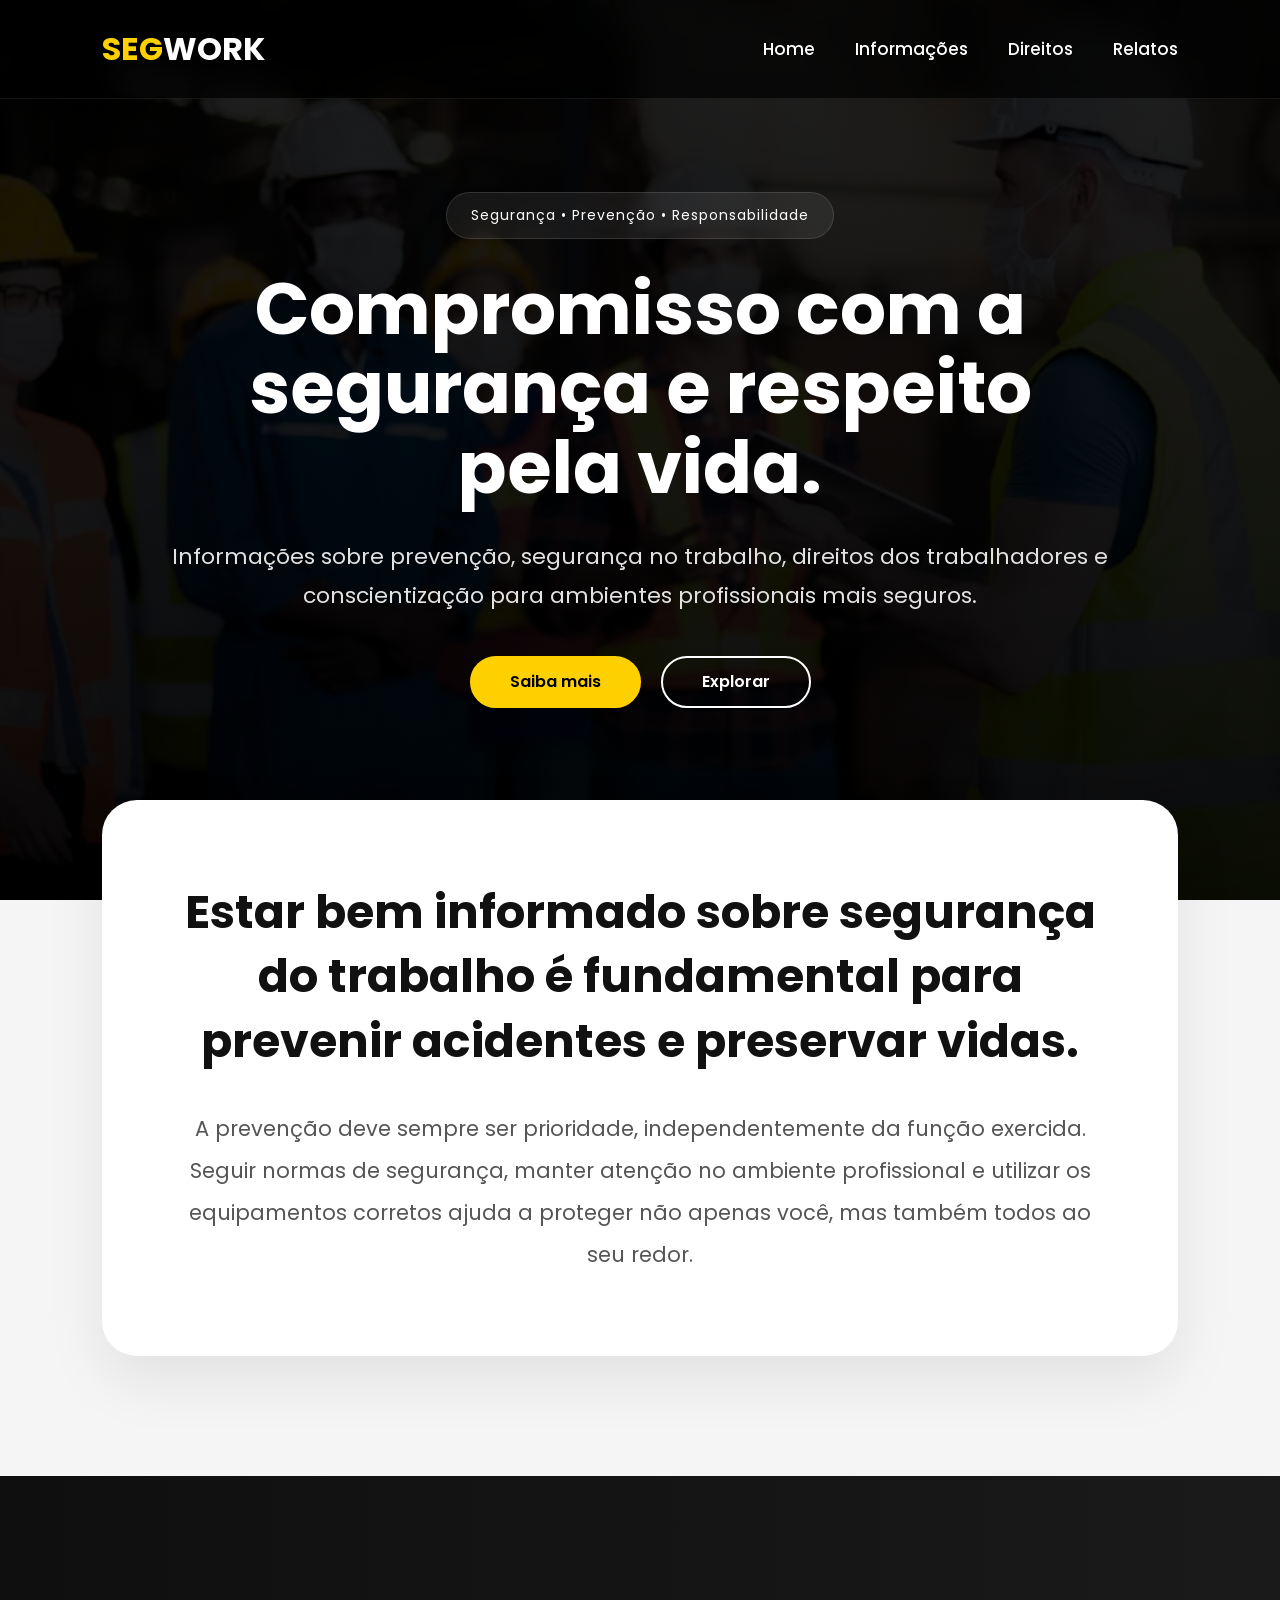
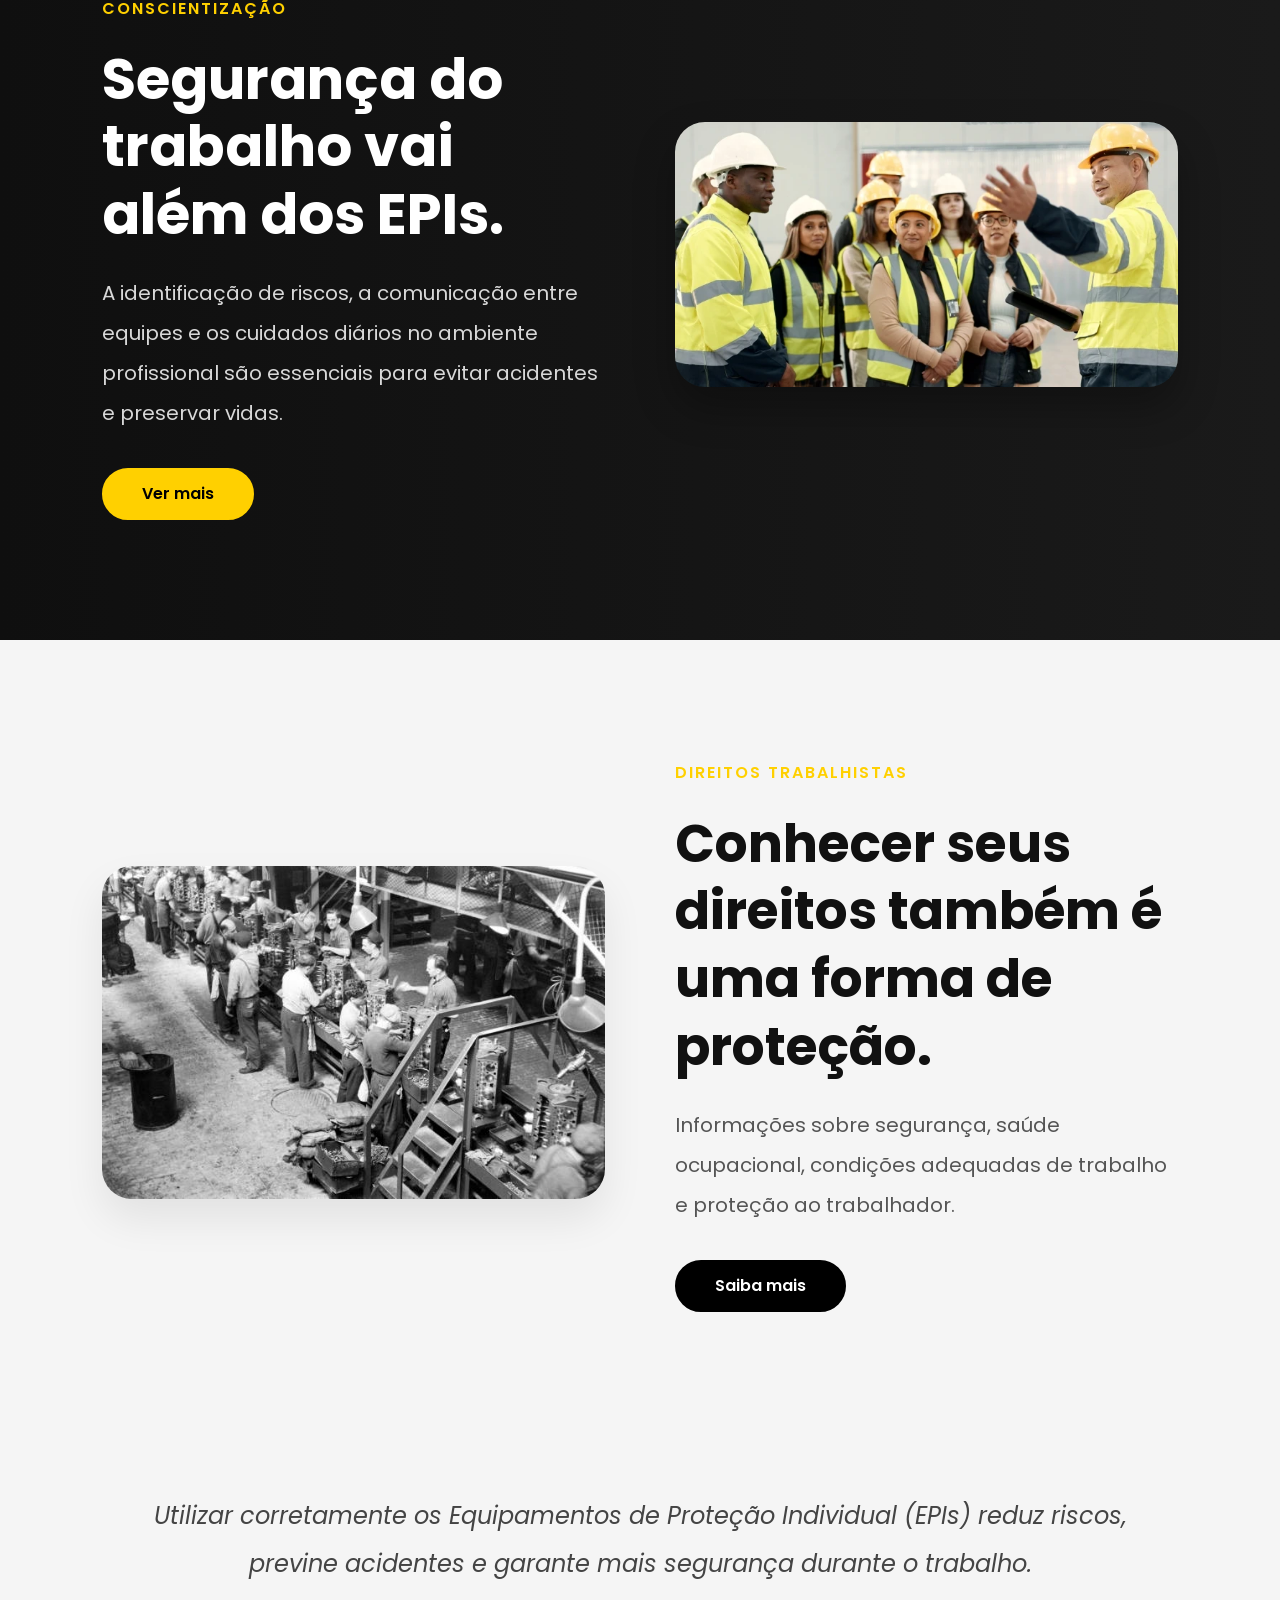
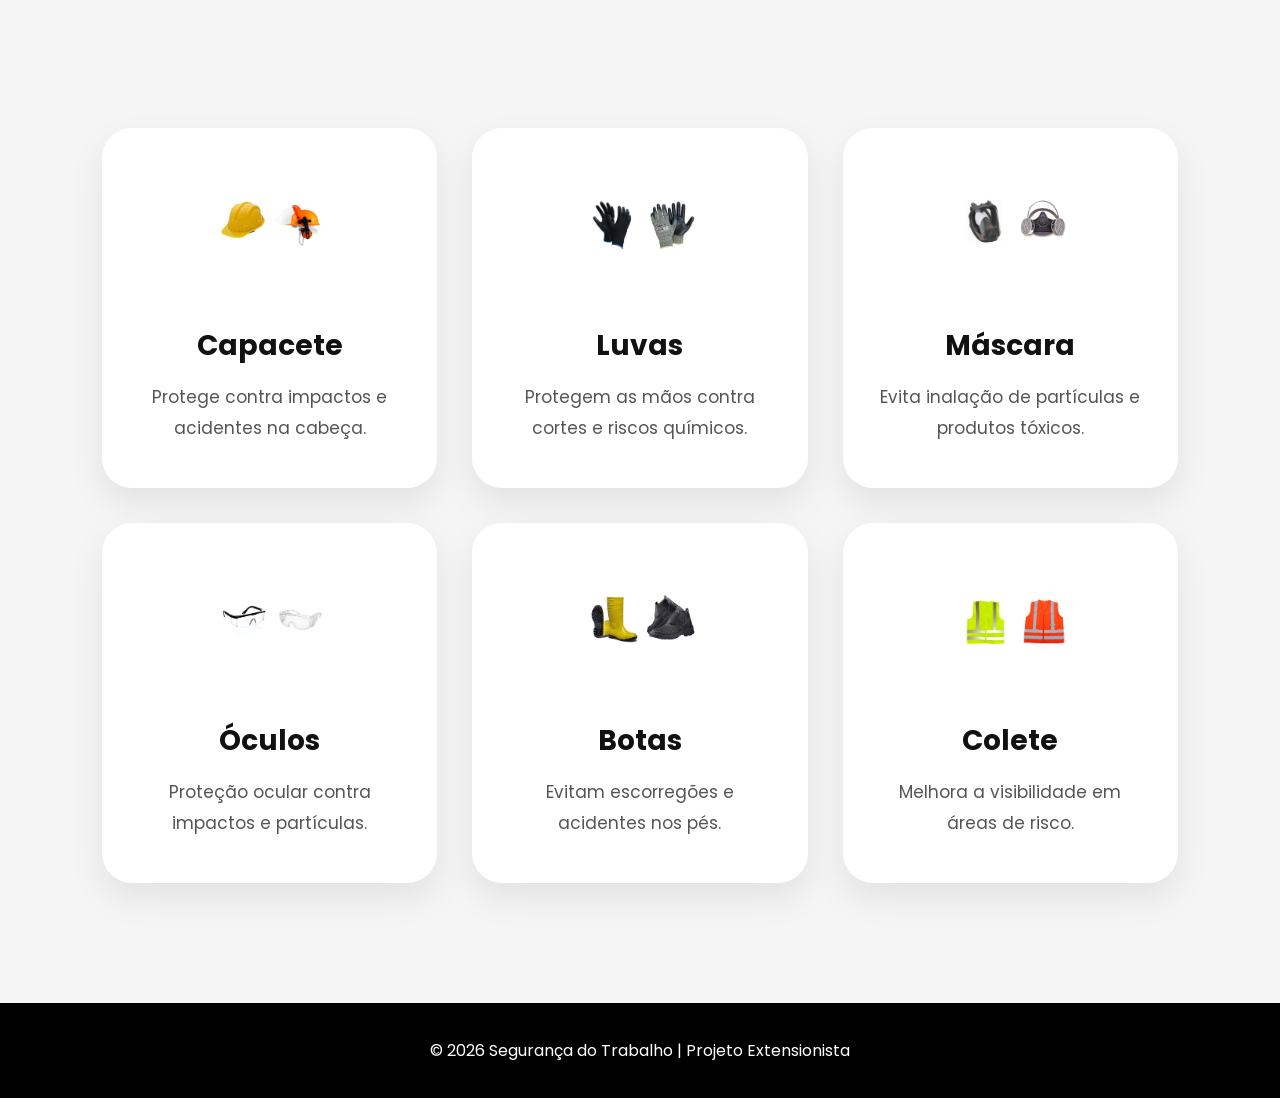
<file: index.html>
<!DOCTYPE html>
<html lang="pt-BR">
<head>

    <meta charset="UTF-8">
    <meta name="viewport" content="width=device-width, initial-scale=1.0">

    <title>Segurança do Trabalho</title>

    <!-- GOOGLE FONTS -->

    <link rel="preconnect" href="https://fonts.googleapis.com">

    <link rel="preconnect" href="https://fonts.gstatic.com" crossorigin>

    <link href="https://fonts.googleapis.com/css2?family=Poppins:wght@300;400;500;600;700&display=swap" rel="stylesheet">

    <!-- CSS -->

    <link rel="stylesheet" href="style.css">

</head>

<body>

<!-- MENU -->

<header>

    <div class="logo">
        <span>SEG</span>WORK
    </div>

    <nav>

        <ul>

            <li><a href="index.html">Home</a></li>

            <li><a href="informacoes.html">Informações</a></li>

            <li><a href="direitos.html">Direitos</a></li>

            <li><a href="relatos.html">Relatos</a></li>

        </ul>

    </nav>

</header>

<!-- HERO -->

<section class="hero">

    <div class="hero-overlay"></div>

    <div class="hero-content">

        <span class="tag">
            Segurança • Prevenção • Responsabilidade
        </span>

        <h1>
            Compromisso com a segurança
            e respeito pela vida.
        </h1>

        <p>
            Informações sobre prevenção, segurança no trabalho,
            direitos dos trabalhadores e conscientização
            para ambientes profissionais mais seguros.
        </p>

        <div class="hero-buttons">

            <a href="informacoes.html" class="btn-yellow botao-link">
                Saiba mais
            </a>

            <a href="#epis" class="btn-outline botao-link">
                Explorar
            </a>

        </div>

    </div>

</section>

<!-- INTRODUÇÃO -->

<section class="intro">

    <div class="intro-card">

        <h2>
            Estar bem informado sobre segurança do trabalho é fundamental
            para prevenir acidentes e preservar vidas.
        </h2>

        <p>
            A prevenção deve sempre ser prioridade, independentemente da função exercida.
            Seguir normas de segurança, manter atenção no ambiente profissional e utilizar
            os equipamentos corretos ajuda a proteger não apenas você,
            mas também todos ao seu redor.
        </p>

    </div>

</section>

<!-- CONSCIENTIZAÇÃO -->

<section class="conscientizacao">

    <div class="texto-conscientizacao">

        <span class="mini-titulo">
            Conscientização
        </span>

        <h2>
            Segurança do trabalho vai além dos EPIs.
        </h2>

        <p>
            A identificação de riscos, a comunicação entre equipes
            e os cuidados diários no ambiente profissional são essenciais
            para evitar acidentes e preservar vidas.
        </p>

        <a href="informacoes.html" class="btn-yellow botao-link">
            Ver mais
        </a>

    </div>

    <div class="imagem-conscientizacao">

        <img src="images/equipe.jpg" alt="Equipe">

    </div>

</section>

<!-- DIREITOS -->

<section class="direitos">

    <div class="imagem-direitos">

        <img src="images/direitos.jpg" alt="Direitos">

    </div>

    <div class="texto-direitos">

        <span class="mini-titulo">
            Direitos trabalhistas
        </span>

        <h2>
            Conhecer seus direitos também é uma forma de proteção.
        </h2>

        <p>
            Informações sobre segurança, saúde ocupacional,
            condições adequadas de trabalho e proteção ao trabalhador.
        </p>

        <a href="direitos.html" class="btn-dark botao-link">
            Saiba mais
        </a>

    </div>

</section>

<!-- FRASE -->

<section class="frase">

    <p>
        Utilizar corretamente os Equipamentos de Proteção Individual (EPIs)
        reduz riscos, previne acidentes e garante mais segurança
        durante o trabalho.
    </p>

</section>

<!-- EPIs -->

<section class="epis" id="epis">

    <div class="epi-card">

        <img src="images/capacete.png" alt="Capacete">

        <h3>Capacete</h3>

        <p>
            Protege contra impactos e acidentes na cabeça.
        </p>

    </div>

    <div class="epi-card">

        <img src="images/luvas.png" alt="Luvas">

        <h3>Luvas</h3>

        <p>
            Protegem as mãos contra cortes e riscos químicos.
        </p>

    </div>

    <div class="epi-card">

        <img src="images/mascara.png" alt="Máscara">

        <h3>Máscara</h3>

        <p>
            Evita inalação de partículas e produtos tóxicos.
        </p>

    </div>

    <div class="epi-card">

        <img src="images/oculos.png" alt="Óculos">

        <h3>Óculos</h3>

        <p>
            Proteção ocular contra impactos e partículas.
        </p>

    </div>

    <div class="epi-card">

        <img src="images/botas.png" alt="Botas">

        <h3>Botas</h3>

        <p>
            Evitam escorregões e acidentes nos pés.
        </p>

    </div>

    <div class="epi-card">

        <img src="images/colete.png" alt="Colete">

        <h3>Colete</h3>

        <p>
            Melhora a visibilidade em áreas de risco.
        </p>

    </div>

</section>

<!-- FOOTER -->

<footer>

    <p>
        © 2026 Segurança do Trabalho | Projeto Extensionista
    </p>

</footer>

</body>
</html>
</file>
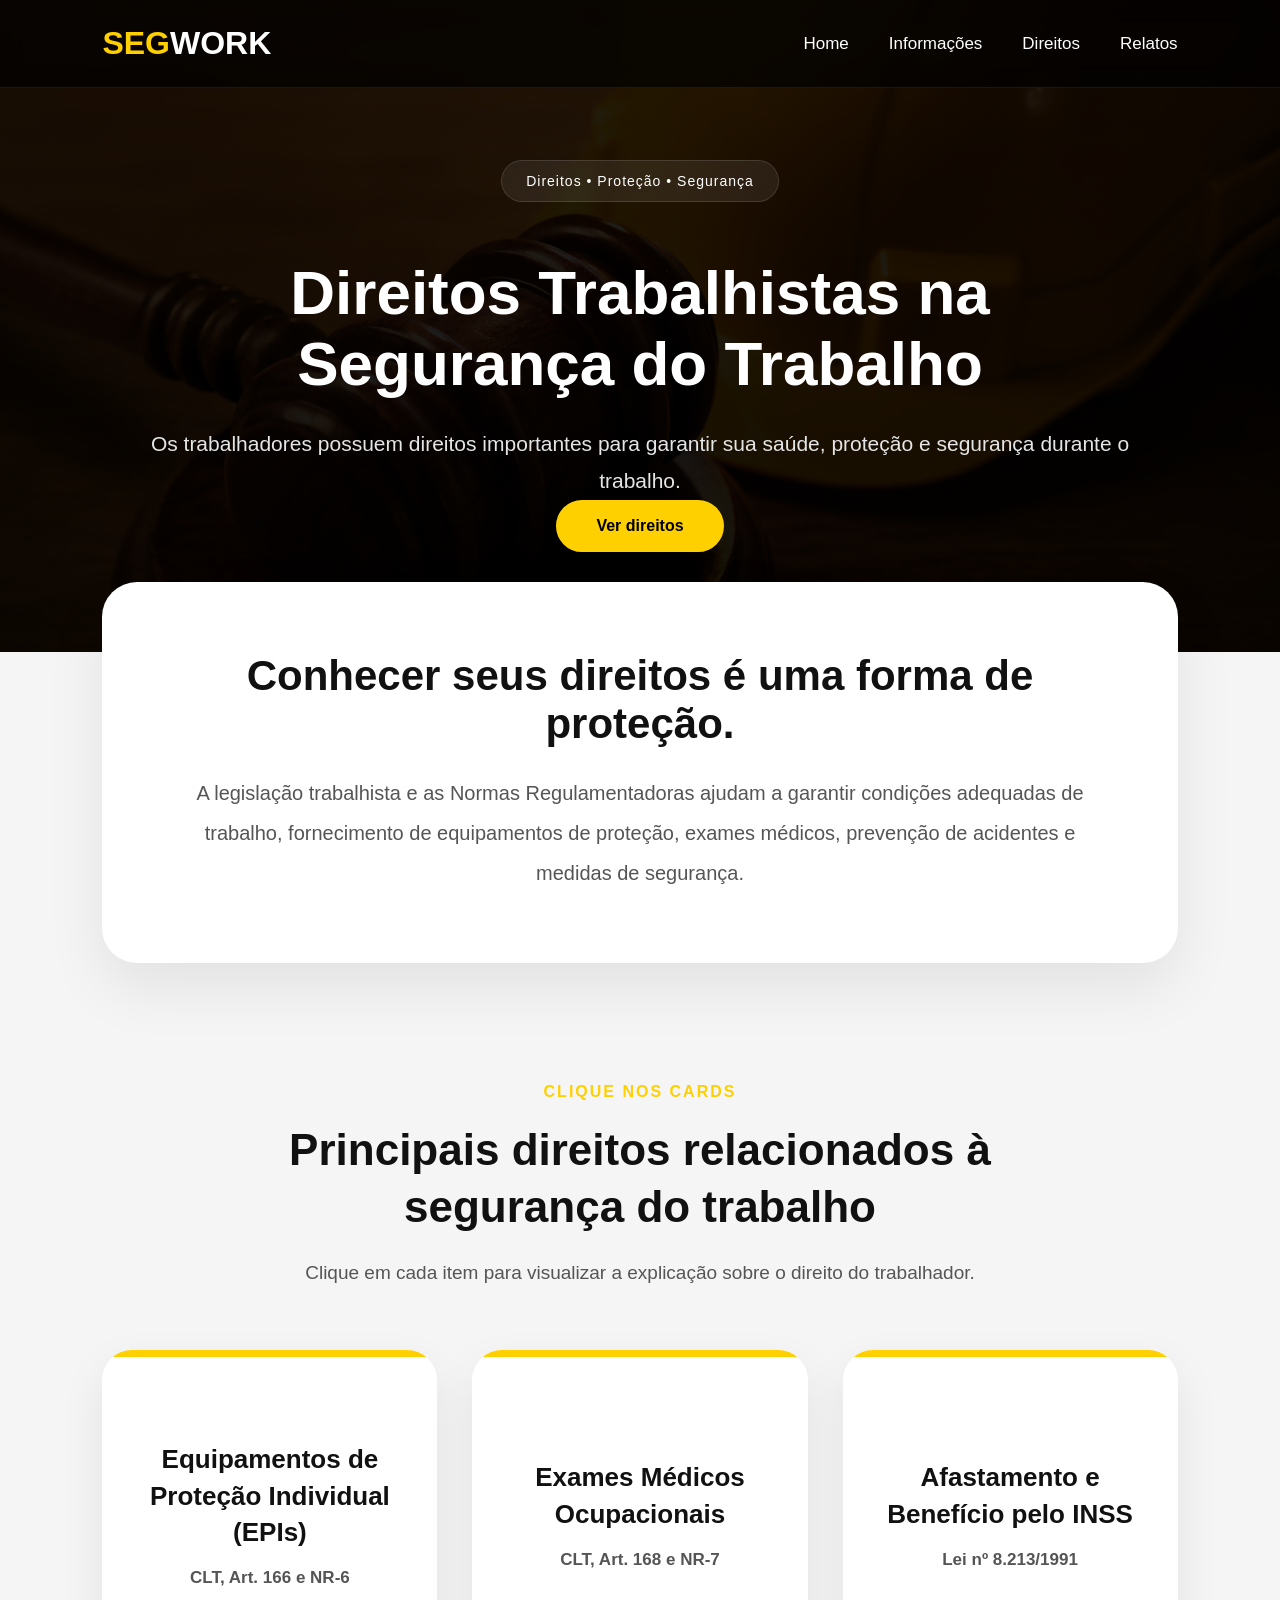
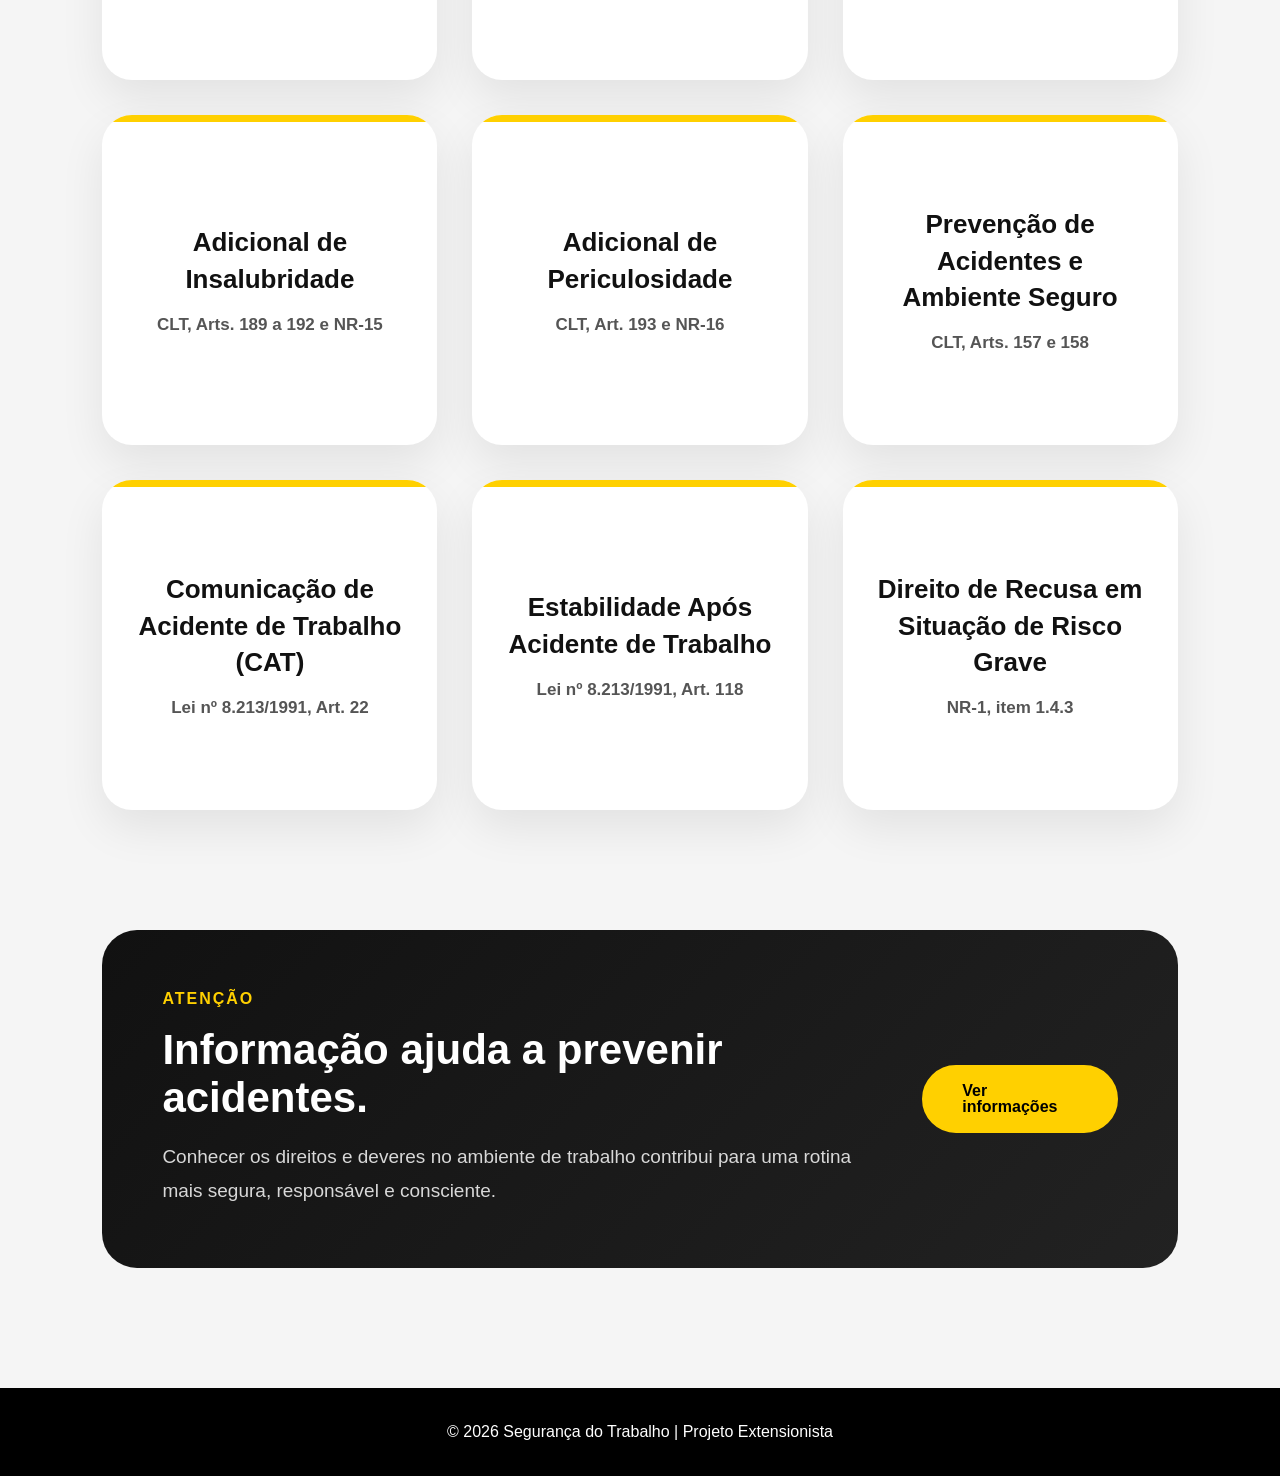
<file: direitos.html>
<!DOCTYPE html>
<html lang="pt-BR">
<head>
    <meta charset="UTF-8">
    <meta name="viewport" content="width=device-width, initial-scale=1.0">
    <title>SEGWORK | Direitos</title>

    <link rel="stylesheet" href="style.css">
</head>
<body>

    <!-- MENU -->
    <header>
        <div class="logo"><span>SEG</span>WORK</div>

        <nav>
            <ul>
                <li><a href="index.html">Home</a></li>
                <li><a href="informacoes.html">Informações</a></li>
                <li><a href="direitos.html">Direitos</a></li>
                <li><a href="relatos.html">Relatos</a></li>
            </ul>
        </nav>
    </header>

    <!-- BANNER DIREITOS -->
    <section class="page-hero direitos-hero">
        <div class="page-hero-content">
            <span class="tag">Direitos • Proteção • Segurança</span>

            <h1>Direitos Trabalhistas na Segurança do Trabalho</h1>

            <p>
                Os trabalhadores possuem direitos importantes para garantir sua saúde,
                proteção e segurança durante o trabalho.
            </p>

            <a href="#direitos" class="botao-link btn-yellow">Ver direitos</a>
        </div>
    </section>

    <main>

        <!-- INTRODUÇÃO -->
        <section class="info-intro">
            <div class="info-intro-card">
                <h2>Conhecer seus direitos é uma forma de proteção.</h2>

                <p>
                    A legislação trabalhista e as Normas Regulamentadoras ajudam a garantir
                    condições adequadas de trabalho, fornecimento de equipamentos de proteção,
                    exames médicos, prevenção de acidentes e medidas de segurança.
                </p>
            </div>
        </section>

        <!-- CARDS DE DIREITOS -->
        <section class="direitos-section" id="direitos">

            <div class="direitos-titulo">
                <span class="mini-titulo">Clique nos cards</span>
                <h2>Principais direitos relacionados à segurança do trabalho</h2>
                <p>
                    Clique em cada item para visualizar a explicação sobre o direito do trabalhador.
                </p>
            </div>

            <div class="direitos-grid">

                <div class="direito-card" onclick="abrirDireito(this)">
                    <div class="direito-frente">
                        <h3>Equipamentos de Proteção Individual (EPIs)</h3>
                        <span>CLT, Art. 166 e NR-6</span>
                    </div>

                    <div class="direito-info">
                        <p>
                            A empresa deve fornecer gratuitamente os Equipamentos de Proteção Individual
                            necessários para cada função, como capacetes, luvas, máscaras, óculos,
                            botas e protetores auriculares. Esses equipamentos devem estar em boas
                            condições de uso e adequados ao risco da atividade.
                        </p>
                    </div>
                </div>

                <div class="direito-card" onclick="abrirDireito(this)">
                    <div class="direito-frente">
                        <h3>Exames Médicos Ocupacionais</h3>
                        <span>CLT, Art. 168 e NR-7</span>
                    </div>

                    <div class="direito-info">
                        <p>
                            O trabalhador tem direito a exames médicos relacionados ao trabalho,
                            como exame admissional, periódico, de retorno ao trabalho, mudança de função
                            e demissional, conforme a atividade exercida e os riscos existentes.
                        </p>
                    </div>
                </div>

                <div class="direito-card" onclick="abrirDireito(this)">
                    <div class="direito-frente">
                        <h3>Afastamento e Benefício pelo INSS</h3>
                        <span>Lei nº 8.213/1991</span>
                    </div>

                    <div class="direito-info">
                        <p>
                            Quando o acidente ou doença ocupacional impede o trabalhador de exercer
                            suas funções, ele pode ter direito ao afastamento e ao benefício previdenciário,
                            conforme avaliação médica e regras do INSS.
                        </p>
                    </div>
                </div>

                <div class="direito-card" onclick="abrirDireito(this)">
                    <div class="direito-frente">
                        <h3>Adicional de Insalubridade</h3>
                        <span>CLT, Arts. 189 a 192 e NR-15</span>
                    </div>

                    <div class="direito-info">
                        <p>
                            O adicional de insalubridade pode ser devido quando o trabalhador fica exposto
                            a agentes prejudiciais à saúde, como ruído excessivo, calor, produtos químicos,
                            poeiras, radiação ou agentes biológicos acima dos limites permitidos.
                        </p>
                    </div>
                </div>

                <div class="direito-card" onclick="abrirDireito(this)">
                    <div class="direito-frente">
                        <h3>Adicional de Periculosidade</h3>
                        <span>CLT, Art. 193 e NR-16</span>
                    </div>

                    <div class="direito-info">
                        <p>
                            O adicional de periculosidade pode ser devido quando o trabalhador exerce
                            atividades com risco elevado, como contato com inflamáveis, explosivos,
                            energia elétrica, segurança pessoal ou patrimonial e outras situações
                            perigosas previstas em lei.
                        </p>
                    </div>
                </div>

                <div class="direito-card" onclick="abrirDireito(this)">
                    <div class="direito-frente">
                        <h3>Prevenção de Acidentes e Ambiente Seguro</h3>
                        <span>CLT, Arts. 157 e 158</span>
                    </div>

                    <div class="direito-info">
                        <p>
                            A empresa deve cumprir e fazer cumprir as normas de segurança e medicina
                            do trabalho, além de orientar os trabalhadores sobre os cuidados necessários.
                            O trabalhador também deve colaborar com as medidas de segurança e utilizar
                            corretamente os equipamentos fornecidos.
                        </p>
                    </div>
                </div>

                <div class="direito-card" onclick="abrirDireito(this)">
                    <div class="direito-frente">
                        <h3>Comunicação de Acidente de Trabalho (CAT)</h3>
                        <span>Lei nº 8.213/1991, Art. 22</span>
                    </div>

                    <div class="direito-info">
                        <p>
                            Quando ocorre um acidente de trabalho, a empresa deve comunicar o ocorrido
                            por meio da CAT. Esse registro é importante para comprovar o acidente e
                            garantir que o trabalhador possa buscar seus direitos junto ao INSS.
                        </p>
                    </div>
                </div>

                <div class="direito-card" onclick="abrirDireito(this)">
                    <div class="direito-frente">
                        <h3>Estabilidade Após Acidente de Trabalho</h3>
                        <span>Lei nº 8.213/1991, Art. 118</span>
                    </div>

                    <div class="direito-info">
                        <p>
                            Em alguns casos, após sofrer acidente de trabalho e receber benefício
                            acidentário, o trabalhador pode ter direito à estabilidade no emprego
                            por 12 meses após o retorno às atividades.
                        </p>
                    </div>
                </div>

                <div class="direito-card" onclick="abrirDireito(this)">
                    <div class="direito-frente">
                        <h3>Direito de Recusa em Situação de Risco Grave</h3>
                        <span>NR-1, item 1.4.3</span>
                    </div>

                    <div class="direito-info">
                        <p>
                            Quando o trabalhador identificar uma situação de risco grave e imediato
                            à sua vida ou saúde, ele pode interromper suas atividades e comunicar
                            imediatamente o superior responsável. A empresa não pode exigir o retorno
                            ao trabalho enquanto as medidas corretivas não forem tomadas.
                        </p>
                    </div>
                </div>

            </div>
        </section>

        <!-- CHAMADA FINAL -->
        <section class="direitos-alerta">
            <div>
                <span class="mini-titulo">Atenção</span>
                <h2>Informação ajuda a prevenir acidentes.</h2>
                <p>
                    Conhecer os direitos e deveres no ambiente de trabalho contribui para uma rotina
                    mais segura, responsável e consciente.
                </p>
            </div>

            <a href="informacoes.html" class="botao-link btn-yellow">Ver informações</a>
        </section>

    </main>

    <footer>
        <p>© 2026 Segurança do Trabalho | Projeto Extensionista</p>
    </footer>

    <script src="script.js"></script>
</body>
</html>
</file>
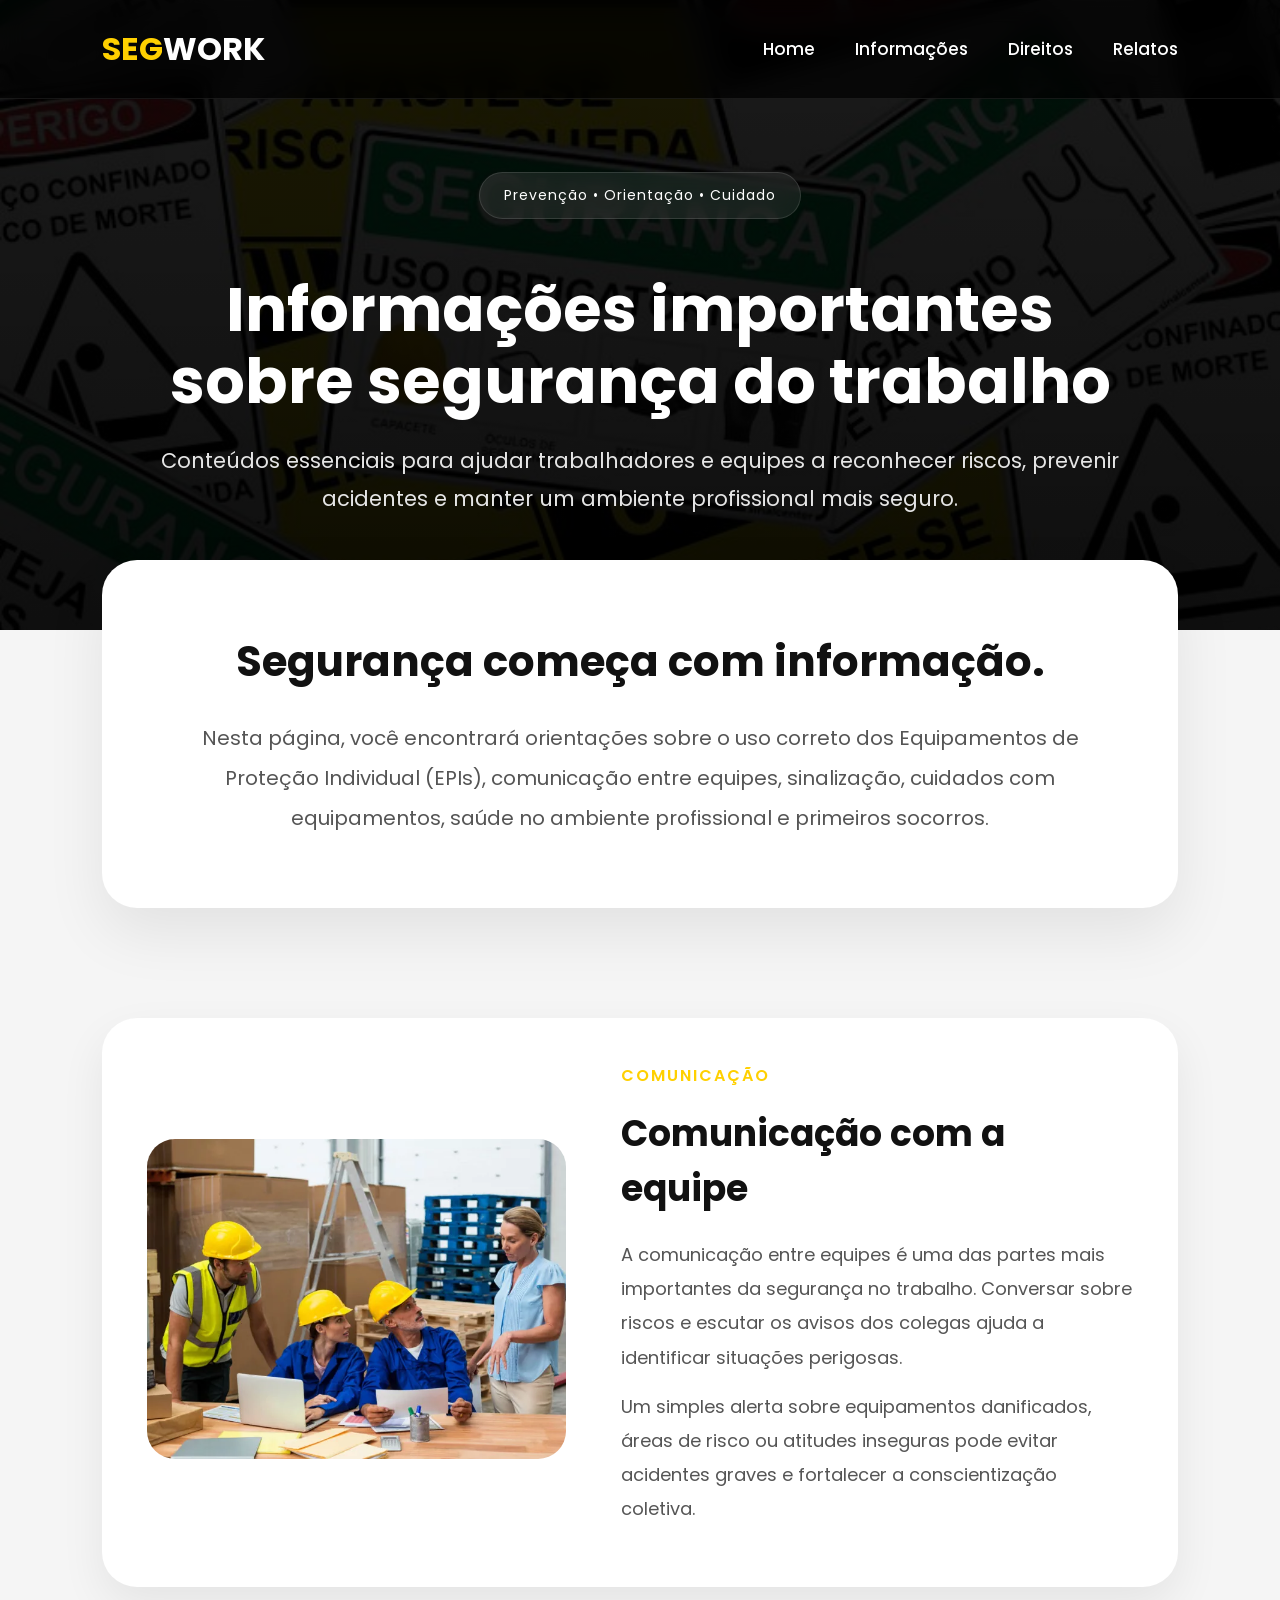
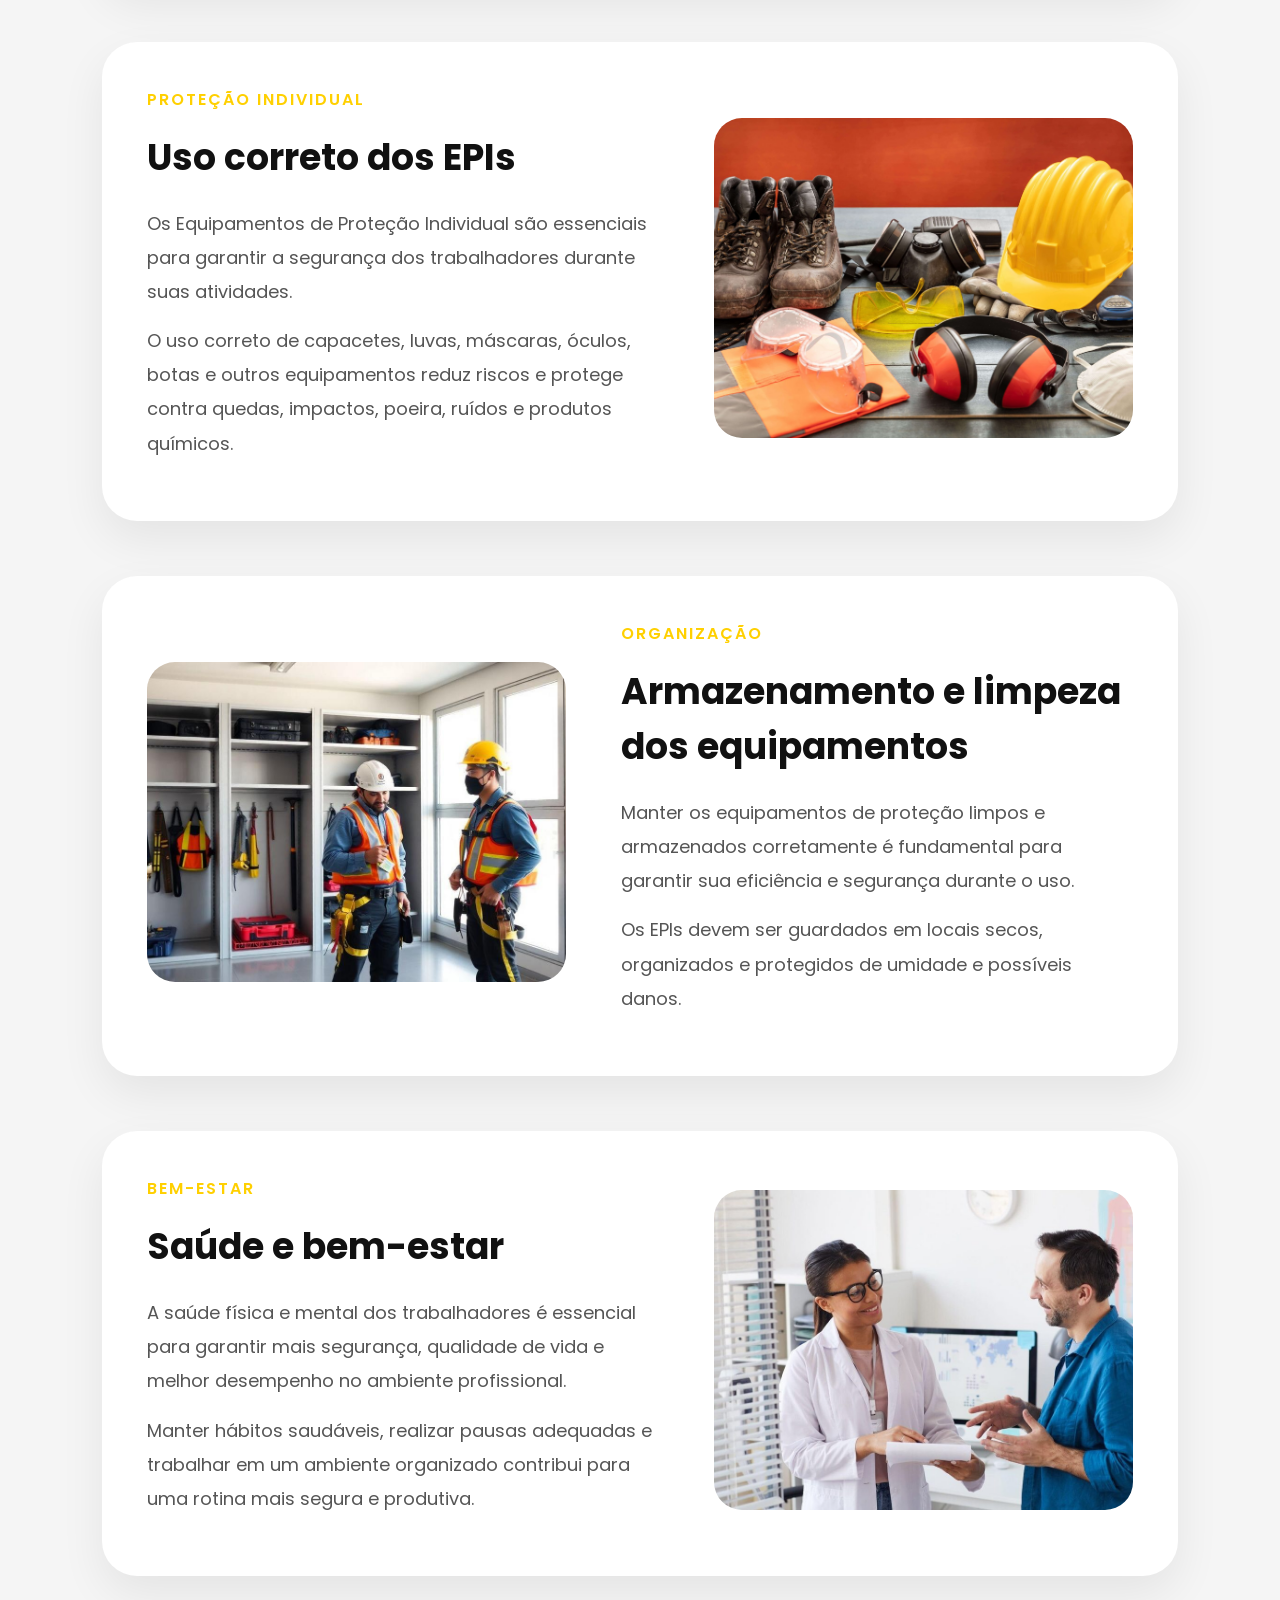
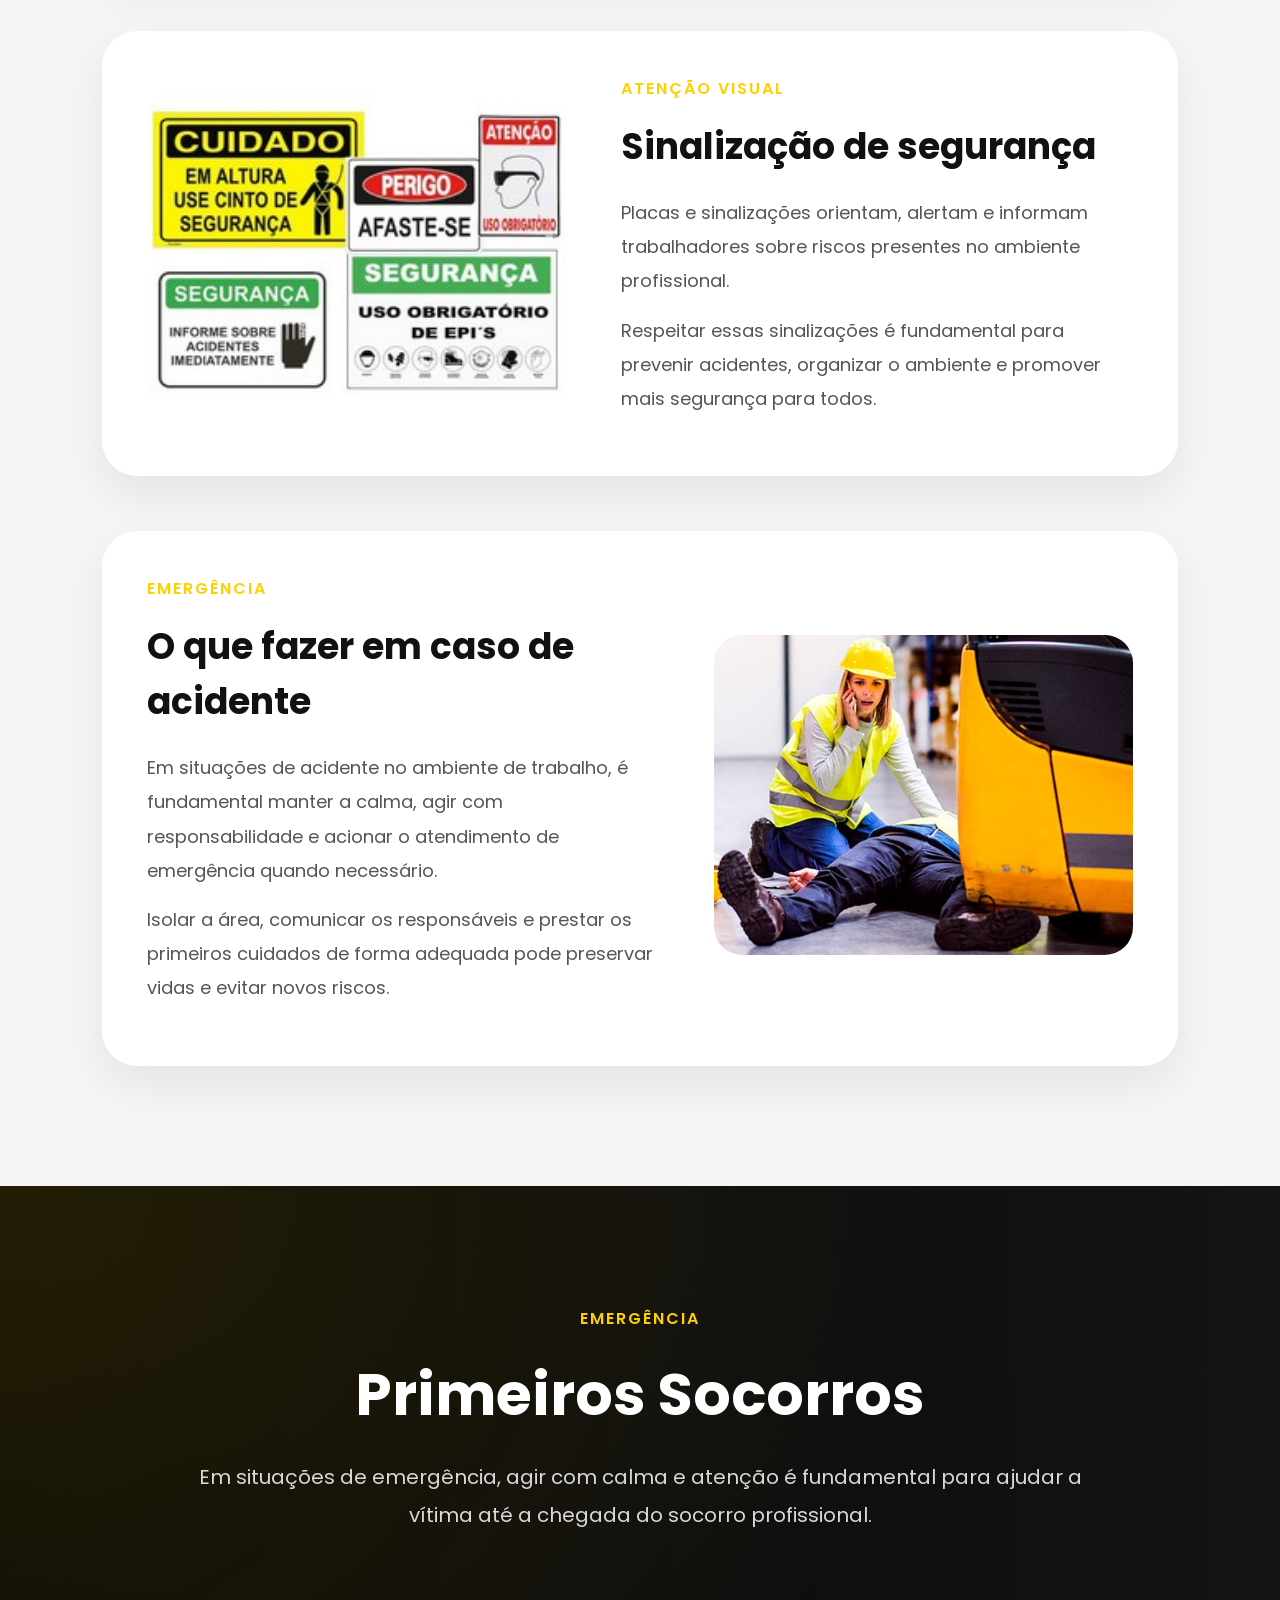
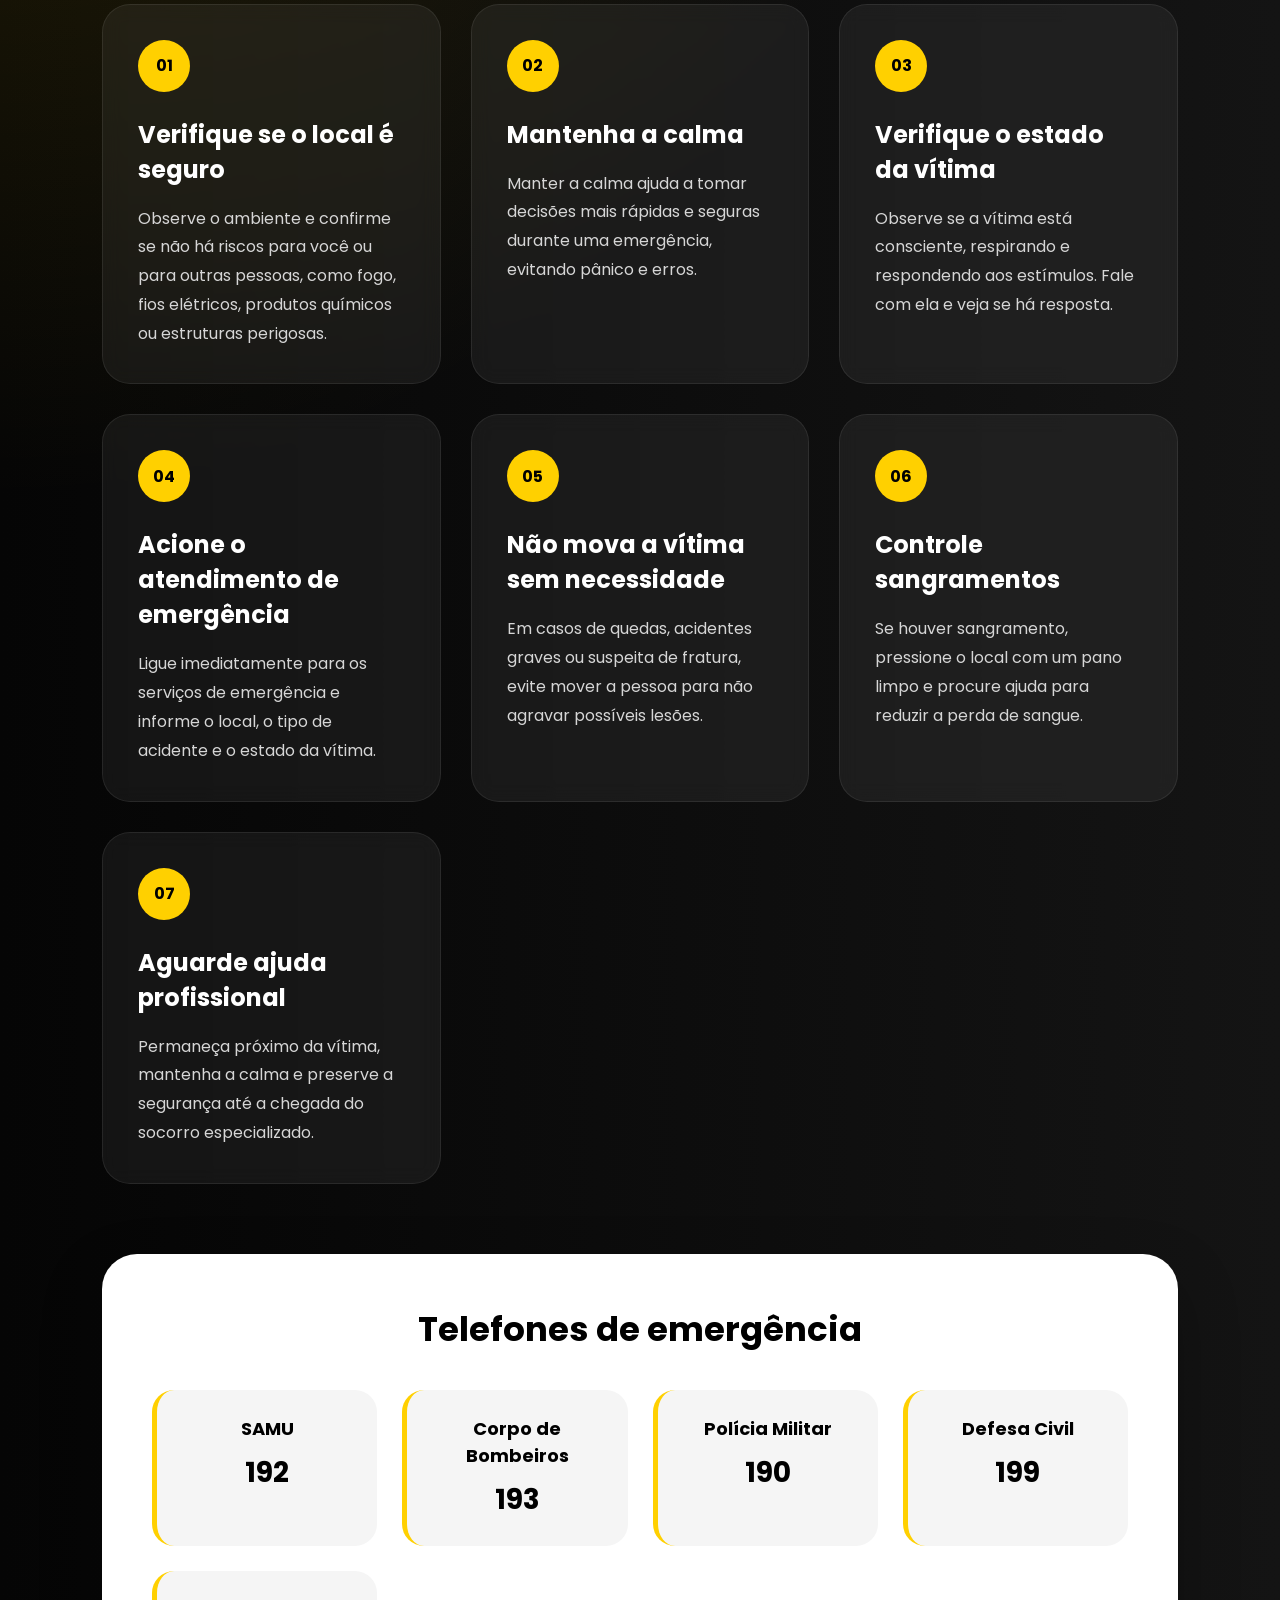
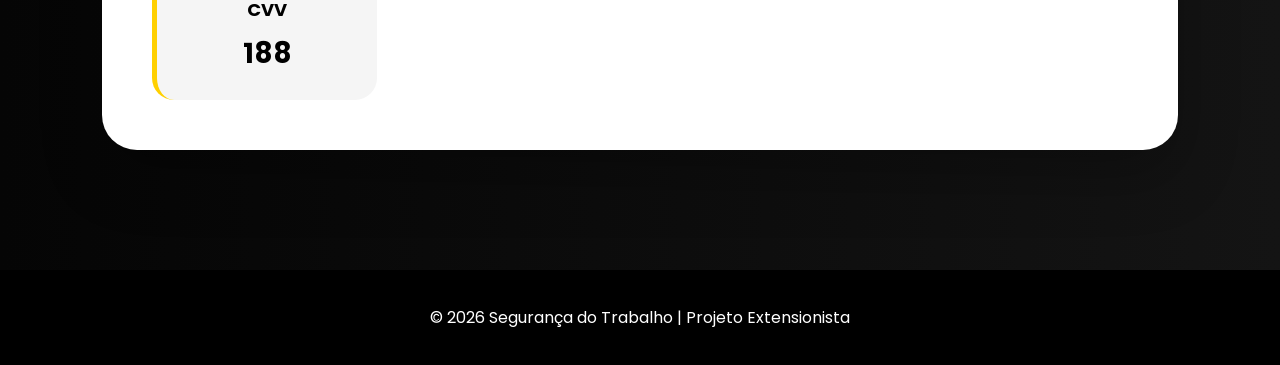
<file: informacoes.html>
<!DOCTYPE html>
<html lang="pt-BR">
<head>

    <meta charset="UTF-8">
    <meta name="viewport" content="width=device-width, initial-scale=1.0">
    <title>Informações | Segurança do Trabalho</title>

    <!-- FONTE -->
    <link rel="preconnect" href="https://fonts.googleapis.com">

    <link rel="preconnect" href="https://fonts.gstatic.com" crossorigin>

    <link href="https://fonts.googleapis.com/css2?family=Poppins:wght@300;400;500;600;700&display=swap" rel="stylesheet">

    <!-- CSS -->
    <link rel="stylesheet" href="style.css">

</head>

<body>

<!-- MENU -->

<header>

    <div class="logo">
        <span>SEG</span>WORK
    </div>

    <nav>

        <ul>

            <li><a href="index.html">Home</a></li>

            <li><a href="informacoes.html">Informações</a></li>

            <li><a href="direitos.html">Direitos</a></li>

            <li><a href="relatos.html">Relatos</a></li>

        </ul>

    </nav>

</header>

<!-- TOPO DA PÁGINA -->

<section class="page-hero informacoes-hero">

    <div class="page-hero-content">

        <span class="tag">
            Prevenção • Orientação • Cuidado
        </span>

        <h1>
            Informações importantes sobre segurança do trabalho
        </h1>

        <p>
            Conteúdos essenciais para ajudar trabalhadores e equipes a reconhecer riscos,
            prevenir acidentes e manter um ambiente profissional mais seguro.
        </p>

    </div>

</section>

<!-- INTRODUÇÃO -->

<section class="info-intro">

    <div class="info-intro-card">

        <h2>
            Segurança começa com informação.
        </h2>

        <p>
            Nesta página, você encontrará orientações sobre o uso correto dos Equipamentos
            de Proteção Individual (EPIs), comunicação entre equipes, sinalização,
            cuidados com equipamentos, saúde no ambiente profissional e primeiros socorros.
        </p>

    </div>

</section>

<!-- CARDS DE INFORMAÇÃO -->

<section class="info-grid">

    <article class="info-card">

        <div class="info-image">

            <img src="images/137481-conheca-as-principais-medidas-de-seguranca-do-trabalho-e1627421257105.webp" alt="Comunicação com a equipe">

        </div>

        <div class="info-text">

            <span class="mini-titulo">Comunicação</span>

            <h2>Comunicação com a equipe</h2>

            <p>
                A comunicação entre equipes é uma das partes mais importantes da segurança
                no trabalho. Conversar sobre riscos e escutar os avisos dos colegas ajuda
                a identificar situações perigosas.
            </p>

            <p>
                Um simples alerta sobre equipamentos danificados, áreas de risco ou atitudes
                inseguras pode evitar acidentes graves e fortalecer a conscientização coletiva.
            </p>

        </div>

    </article>

    <article class="info-card reverse">

        <div class="info-image">

            <img src="images/uso correto de epis.jpeg" alt="Uso correto dos EPIs">

        </div>

        <div class="info-text">

            <span class="mini-titulo">Proteção individual</span>

            <h2>Uso correto dos EPIs</h2>

            <p>
                Os Equipamentos de Proteção Individual são essenciais para garantir a segurança
                dos trabalhadores durante suas atividades.
            </p>

            <p>
                O uso correto de capacetes, luvas, máscaras, óculos, botas e outros equipamentos
                reduz riscos e protege contra quedas, impactos, poeira, ruídos e produtos químicos.
            </p>

        </div>

    </article>

    <article class="info-card">

        <div class="info-image">

            <img src="images/armazenamento correto de epis.jpg" alt="Armazenamento dos equipamentos">

        </div>

        <div class="info-text">

            <span class="mini-titulo">Organização</span>

            <h2>Armazenamento e limpeza dos equipamentos</h2>

            <p>
                Manter os equipamentos de proteção limpos e armazenados corretamente é fundamental
                para garantir sua eficiência e segurança durante o uso.
            </p>

            <p>
                Os EPIs devem ser guardados em locais secos, organizados e protegidos de umidade
                e possíveis danos.
            </p>

        </div>

    </article>

    <article class="info-card reverse">

        <div class="info-image">

            <img src="images/saude e bem estar.jpg" alt="Saúde e bem-estar">

        </div>

        <div class="info-text">

            <span class="mini-titulo">Bem-estar</span>

            <h2>Saúde e bem-estar</h2>

            <p>
                A saúde física e mental dos trabalhadores é essencial para garantir mais segurança,
                qualidade de vida e melhor desempenho no ambiente profissional.
            </p>

            <p>
                Manter hábitos saudáveis, realizar pausas adequadas e trabalhar em um ambiente
                organizado contribui para uma rotina mais segura e produtiva.
            </p>

        </div>

    </article>

    <article class="info-card">

        <div class="info-image">

            <img src="images/placas-de-sinalizacao-de-seguranca-02.jpg" alt="Sinalização de segurança">

        </div>

        <div class="info-text">

            <span class="mini-titulo">Atenção visual</span>

            <h2>Sinalização de segurança</h2>

            <p>
                Placas e sinalizações orientam, alertam e informam trabalhadores sobre riscos
                presentes no ambiente profissional.
            </p>

            <p>
                Respeitar essas sinalizações é fundamental para prevenir acidentes, organizar
                o ambiente e promover mais segurança para todos.
            </p>

        </div>

    </article>

    <article class="info-card reverse">

        <div class="info-image">

            <img src="images/acidente-de-trabalho.jpeg" alt="Acidente de trabalho">

        </div>

        <div class="info-text">

            <span class="mini-titulo">Emergência</span>

            <h2>O que fazer em caso de acidente</h2>

            <p>
                Em situações de acidente no ambiente de trabalho, é fundamental manter a calma,
                agir com responsabilidade e acionar o atendimento de emergência quando necessário.
            </p>

            <p>
                Isolar a área, comunicar os responsáveis e prestar os primeiros cuidados de forma
                adequada pode preservar vidas e evitar novos riscos.
            </p>

        </div>

    </article>

</section>

<!-- PRIMEIROS SOCORROS -->

<section class="socorros-section">

    <div class="socorros-header">

        <span class="mini-titulo">Emergência</span>

        <h2>Primeiros Socorros</h2>

        <p>
            Em situações de emergência, agir com calma e atenção é fundamental para ajudar
            a vítima até a chegada do socorro profissional.
        </p>

    </div>

    <div class="socorros-grid">

        <div class="socorro-card">

            <span>01</span>

            <h3>Verifique se o local é seguro</h3>

            <p>
                Observe o ambiente e confirme se não há riscos para você ou para outras pessoas,
                como fogo, fios elétricos, produtos químicos ou estruturas perigosas.
            </p>

        </div>

        <div class="socorro-card">

            <span>02</span>

            <h3>Mantenha a calma</h3>

            <p>
                Manter a calma ajuda a tomar decisões mais rápidas e seguras durante uma emergência,
                evitando pânico e erros.
            </p>

        </div>

        <div class="socorro-card">

            <span>03</span>

            <h3>Verifique o estado da vítima</h3>

            <p>
                Observe se a vítima está consciente, respirando e respondendo aos estímulos.
                Fale com ela e veja se há resposta.
            </p>

        </div>

        <div class="socorro-card">

            <span>04</span>

            <h3>Acione o atendimento de emergência</h3>

            <p>
                Ligue imediatamente para os serviços de emergência e informe o local,
                o tipo de acidente e o estado da vítima.
            </p>

        </div>

        <div class="socorro-card">

            <span>05</span>

            <h3>Não mova a vítima sem necessidade</h3>

            <p>
                Em casos de quedas, acidentes graves ou suspeita de fratura,
                evite mover a pessoa para não agravar possíveis lesões.
            </p>

        </div>

        <div class="socorro-card">

            <span>06</span>

            <h3>Controle sangramentos</h3>

            <p>
                Se houver sangramento, pressione o local com um pano limpo e procure ajuda
                para reduzir a perda de sangue.
            </p>

        </div>

        <div class="socorro-card">

            <span>07</span>

            <h3>Aguarde ajuda profissional</h3>

            <p>
                Permaneça próximo da vítima, mantenha a calma e preserve a segurança
                até a chegada do socorro especializado.
            </p>

        </div>

    </div>

    <div class="telefones-card">

        <h3>Telefones de emergência</h3>

        <div class="telefones-grid">

            <div>
                <strong>SAMU</strong>
                <p>192</p>
            </div>

            <div>
                <strong>Corpo de Bombeiros</strong>
                <p>193</p>
            </div>

            <div>
                <strong>Polícia Militar</strong>
                <p>190</p>
            </div>

            <div>
                <strong>Defesa Civil</strong>
                <p>199</p>
            </div>

            <div>
                <strong>CVV</strong>
                <p>188</p>
            </div>

        </div>

    </div>

</section>

<!-- RODAPÉ -->

<footer>

    <p>
        © 2026 Segurança do Trabalho | Projeto Extensionista
    </p>

</footer>

</body>
</html>
</file>
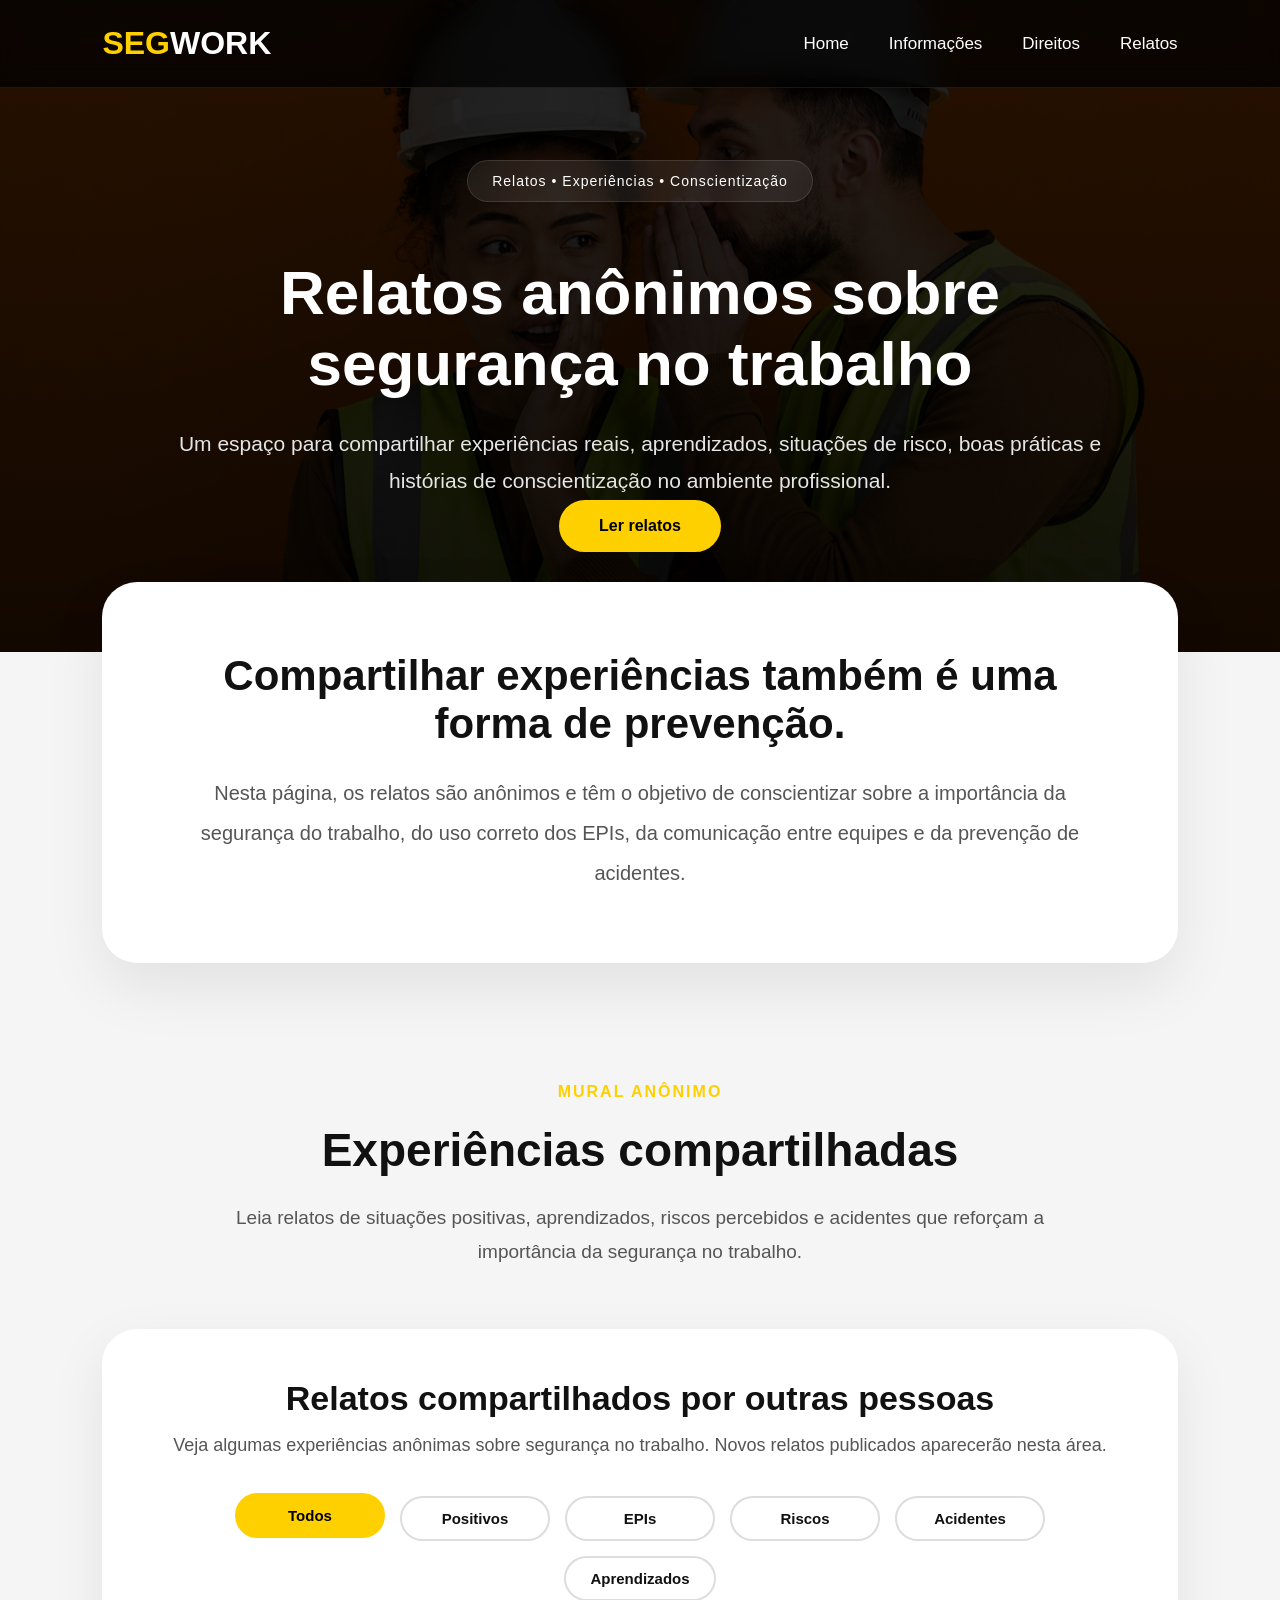
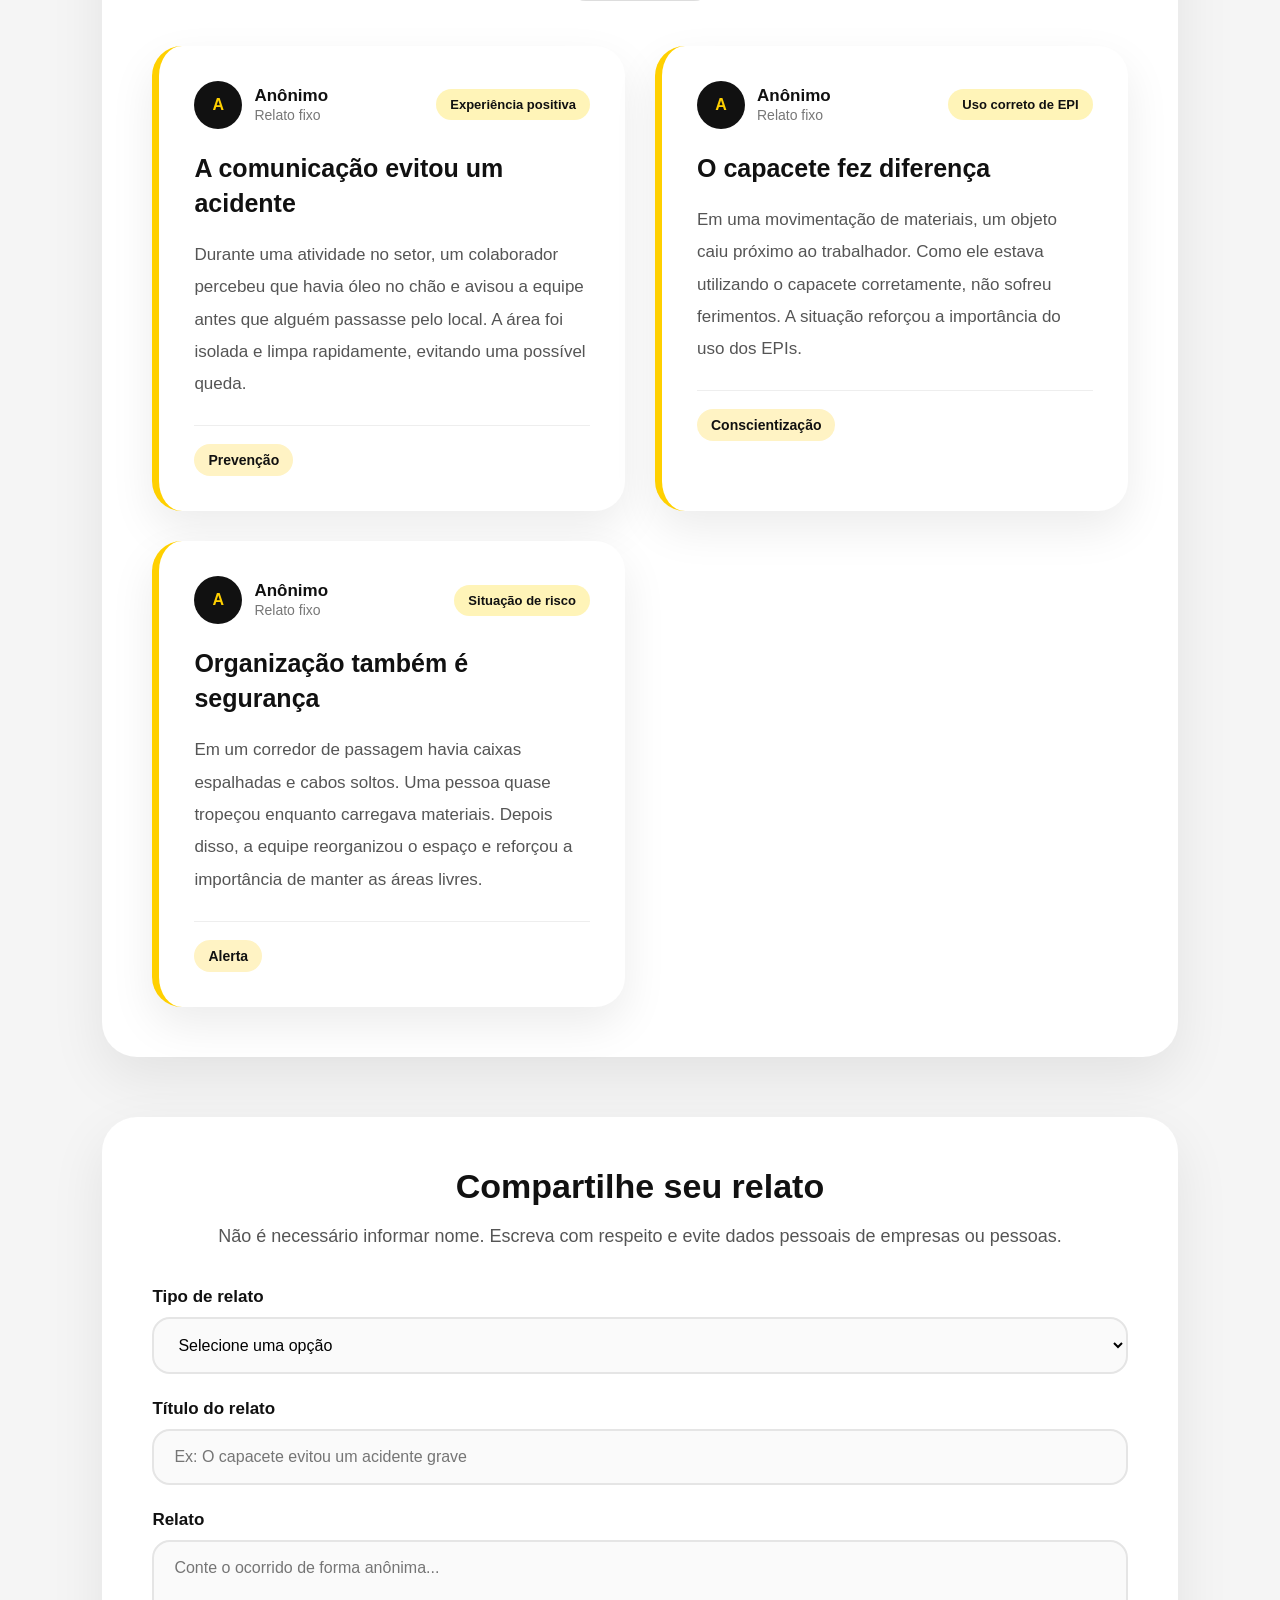
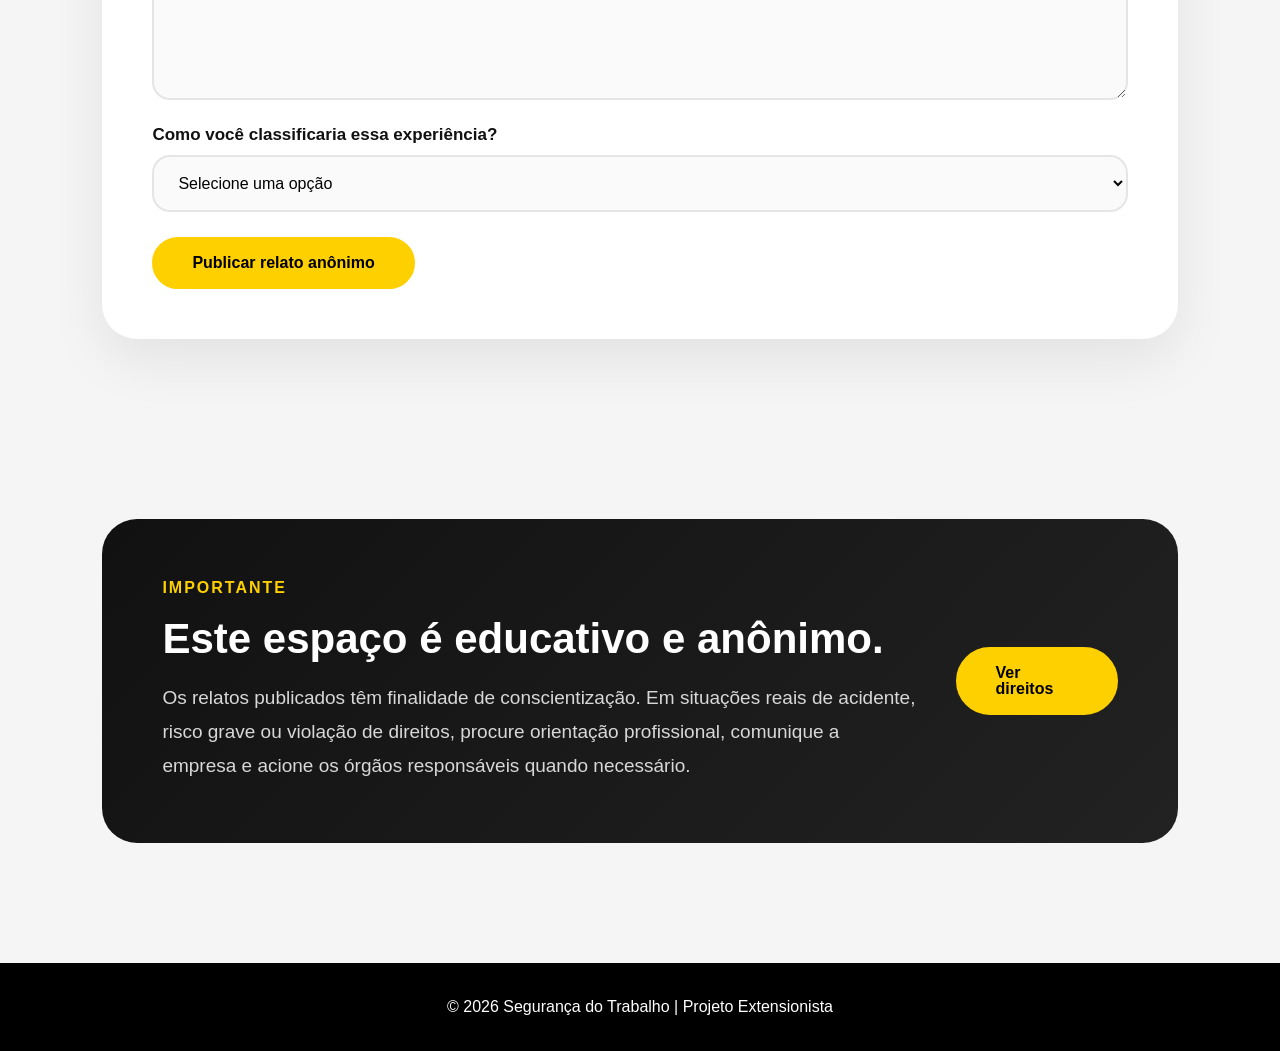
<file: relatos.html>
<!DOCTYPE html>
<html lang="pt-BR">
<head>
    <meta charset="UTF-8">
    <meta name="viewport" content="width=device-width, initial-scale=1.0">
    <title>SEGWORK | Relatos</title>

    <link rel="stylesheet" href="style.css">
</head>
<body>

    <!-- MENU -->
    <header>
        <div class="logo"><span>SEG</span>WORK</div>

        <nav>
            <ul>
                <li><a href="index.html">Home</a></li>
                <li><a href="informacoes.html">Informações</a></li>
                <li><a href="direitos.html">Direitos</a></li>
                <li><a href="relatos.html">Relatos</a></li>
            </ul>
        </nav>
    </header>

    <!-- BANNER RELATOS -->
    <section class="page-hero relatos-hero">
        <div class="page-hero-content">
            <span class="tag">Relatos • Experiências • Conscientização</span>

            <h1>Relatos anônimos sobre segurança no trabalho</h1>

            <p>
                Um espaço para compartilhar experiências reais, aprendizados, situações de risco,
                boas práticas e histórias de conscientização no ambiente profissional.
            </p>

            <a href="#mural-relatos" class="botao-link btn-yellow">Ler relatos</a>
        </div>
    </section>

    <main>

        <!-- INTRODUÇÃO -->
        <section class="info-intro">
            <div class="info-intro-card">
                <h2>Compartilhar experiências também é uma forma de prevenção.</h2>

                <p>
                    Nesta página, os relatos são anônimos e têm o objetivo de conscientizar sobre
                    a importância da segurança do trabalho, do uso correto dos EPIs, da comunicação
                    entre equipes e da prevenção de acidentes.
                </p>
            </div>
        </section>

        <!-- ÁREA PRINCIPAL DOS RELATOS -->
        <section class="relatos-area" id="mural-relatos">

            <div class="relatos-cabecalho">
                <span class="mini-titulo">Mural anônimo</span>

                <h2>Experiências compartilhadas</h2>

                <p>
                    Leia relatos de situações positivas, aprendizados, riscos percebidos e acidentes
                    que reforçam a importância da segurança no trabalho.
                </p>
            </div>

           <!-- RELATOS DE OUTRAS PESSOAS -->
<div class="relatos-publicados">

    <div class="relatos-publicados-titulo">
        <h3>Relatos compartilhados por outras pessoas</h3>
        <p>
            Veja algumas experiências anônimas sobre segurança no trabalho.
            Novos relatos publicados aparecerão nesta área.
        </p>
    </div>

    <!-- FILTROS -->
    <div class="relatos-filtros">
        <button class="filtro-btn ativo" onclick="filtrarRelatos('Todos', this)">Todos</button>
        <button class="filtro-btn" onclick="filtrarRelatos('Experiência positiva', this)">Positivos</button>
        <button class="filtro-btn" onclick="filtrarRelatos('Uso correto de EPI', this)">EPIs</button>
        <button class="filtro-btn" onclick="filtrarRelatos('Situação de risco', this)">Riscos</button>
        <button class="filtro-btn" onclick="filtrarRelatos('Acidente de trabalho', this)">Acidentes</button>
        <button class="filtro-btn" onclick="filtrarRelatos('Aprendizado', this)">Aprendizados</button>
    </div>

    <!-- LISTA DE RELATOS -->
    <div class="relatos-lista" id="listaRelatos">
        <!-- Os relatos aparecem aqui pelo JavaScript -->
    </div>

</div>

<!-- FORMULÁRIO -->
<div class="relato-form-card">

    <div class="form-titulo">
        <h3>Compartilhe seu relato</h3>
        <p>
            Não é necessário informar nome. Escreva com respeito e evite dados pessoais
            de empresas ou pessoas.
        </p>
    </div>

    <form id="formRelato">

        <div class="campo-grupo">
            <label for="tipoRelato">Tipo de relato</label>

            <select id="tipoRelato" required>
                <option value="">Selecione uma opção</option>
                <option value="Experiência positiva">Experiência positiva</option>
                <option value="Uso correto de EPI">Uso correto de EPI</option>
                <option value="Situação de risco">Situação de risco</option>
                <option value="Acidente de trabalho">Acidente de trabalho</option>
                <option value="Aprendizado">Aprendizado</option>
            </select>
        </div>

        <div class="campo-grupo">
            <label for="tituloRelato">Título do relato</label>

            <input
                type="text"
                id="tituloRelato"
                placeholder="Ex: O capacete evitou um acidente grave"
                maxlength="80"
                required
            >
        </div>

        <div class="campo-grupo">
            <label for="textoRelato">Relato</label>

            <textarea
                id="textoRelato"
                placeholder="Conte o ocorrido de forma anônima..."
                maxlength="700"
                required
            ></textarea>
        </div>

        <div class="campo-grupo">
            <label for="sentimentoRelato">Como você classificaria essa experiência?</label>

            <select id="sentimentoRelato" required>
                <option value="">Selecione uma opção</option>
                <option value="Conscientização">Conscientização</option>
                <option value="Alerta">Alerta</option>
                <option value="Aprendizado">Aprendizado</option>
                <option value="Gratidão">Gratidão</option>
                <option value="Prevenção">Prevenção</option>
            </select>
        </div>

        <button type="submit" class="botao-link btn-yellow">
            Publicar relato anônimo
        </button>

    </form>
</div>

        </section>

        <!-- AVISO FINAL -->
        <section class="relatos-aviso">
            <div>
                <span class="mini-titulo">Importante</span>

                <h2>Este espaço é educativo e anônimo.</h2>

                <p>
                    Os relatos publicados têm finalidade de conscientização. Em situações reais de acidente,
                    risco grave ou violação de direitos, procure orientação profissional, comunique a empresa
                    e acione os órgãos responsáveis quando necessário.
                </p>
            </div>

            <a href="direitos.html" class="botao-link btn-yellow">Ver direitos</a>
        </section>

    </main>

    <footer>
        <p>© 2026 Segurança do Trabalho | Projeto Extensionista</p>
    </footer>

    <script src="script.js"></script>
</body>
</html>
</file>
<file: style.css>
/* RESET GERAL */

*{
    margin: 0;
    padding: 0;
    box-sizing: border-box;
}

html{
    scroll-behavior: smooth;
}

body{
    font-family: 'Poppins', Arial, Helvetica, sans-serif;
    background-color: #f5f5f5;
    color: #111;
    overflow-x: hidden;
}

/* MENU */

header{
    position: fixed;
    top: 0;
    left: 0;

    width: 100%;

    padding: 25px 8%;

    display: flex;
    justify-content: space-between;
    align-items: center;

    background: rgba(0,0,0,0.70);
    backdrop-filter: blur(12px);

    border-bottom: 1px solid rgba(255,255,255,0.08);

    z-index: 1000;
}

.logo{
    color: white;
    font-size: 32px;
    font-weight: 700;
}

.logo span{
    color: #ffd000;
}

nav ul{
    display: flex;
    align-items: center;
    gap: 40px;
    list-style: none;
}

nav ul li a{
    color: white;
    text-decoration: none;
    font-size: 17px;
    font-weight: 500;
    transition: 0.3s;
}

nav ul li a:hover{
    color: #ffd000;
}


/* HOME */

.hero{
    position: relative;

    height: 100vh;

    /* FUNDO DA HOME */
    background-image: url("images/banner.jpg");

    background-size: cover;
    background-position: center center;
    background-repeat: no-repeat;

    display: flex;
    justify-content: center;
    align-items: center;

    text-align: center;

    padding: 40px;
}

.hero-overlay{
    position: absolute;
    inset: 0;

    background:
    linear-gradient(
        rgba(0,0,0,0.72),
        rgba(0,0,0,0.82)
    );
}

.hero-content{
    position: relative;
    z-index: 2;

    max-width: 950px;

    color: white;
}

.tag{
    display: inline-block;

    padding: 12px 24px;

    border-radius: 50px;

    background: rgba(255,255,255,0.08);

    border: 1px solid rgba(255,255,255,0.12);

    backdrop-filter: blur(10px);

    margin-bottom: 30px;

    font-size: 14px;

    letter-spacing: 1px;
}

.hero h1{
    font-size: 72px;
    line-height: 1.1;
    margin-bottom: 30px;
}

.hero p{
    font-size: 22px;
    line-height: 1.8;
    color: #e2e2e2;
    margin-bottom: 40px;
}

.hero-buttons{
    display: flex;
    justify-content: center;
    align-items: center;
    gap: 20px;
    flex-wrap: wrap;
}


/* BOTÕES */

button,
.botao-link{
    display: inline-flex;
    align-items: center;
    justify-content: center;

    padding: 16px 38px;

    border-radius: 50px;

    border: none;

    font-size: 16px;
    font-weight: 600;

    cursor: pointer;

    transition: 0.4s ease;

    text-decoration: none;

    line-height: 1;

    min-width: 150px;
}

.btn-yellow{
    background-color: #ffd000;
    color: black !important;
    border: 2px solid #ffd000;
}

.btn-yellow:hover{
    transform: translateY(-5px);
    box-shadow: 0 15px 30px rgba(255,208,0,0.35);
    background-color: #ffdf3d;
    border-color: #ffdf3d;
}

.btn-outline{
    background: transparent;
    border: 2px solid white;
    color: white !important;
}

.btn-outline:hover{
    background: white;
    color: black !important;
    transform: translateY(-5px);
}

.btn-dark{
    background: black;
    color: white !important;
    border: 2px solid black;
}

.btn-dark:hover{
    transform: translateY(-5px);
    box-shadow: 0 15px 30px rgba(0,0,0,0.2);
    background: #222;
    border-color: #222;
}


/* INTRODUÇÃO HOME */

.intro{
    position: relative;

    margin-top: -100px;

    z-index: 10;

    padding: 0 8% 120px;
}

.intro-card{
    background: white;

    padding: 80px;

    border-radius: 35px;

    box-shadow: 0 25px 60px rgba(0,0,0,0.08);

    text-align: center;
}

.intro-card h2{
    font-size: 46px;
    line-height: 1.4;
    margin-bottom: 35px;
}

.intro-card p{
    font-size: 21px;
    line-height: 2;
    color: #555;
}


/* CONSCIENTIZAÇÃO HOME */

.conscientizacao{
    background:
    linear-gradient(to right, #0f0f0f, #1a1a1a);

    color: white;

    display: flex;
    align-items: center;
    justify-content: space-between;

    gap: 70px;

    padding: 120px 8%;
}

.texto-conscientizacao{
    flex: 1;
}

.mini-titulo{
    color: #ffd000;

    text-transform: uppercase;

    font-weight: 600;

    letter-spacing: 2px;
}

.texto-conscientizacao h2{
    font-size: 56px;
    line-height: 1.2;
    margin: 25px 0;
}

.texto-conscientizacao p{
    font-size: 20px;
    line-height: 2;
    color: #d8d8d8;
    margin-bottom: 35px;
}

.imagem-conscientizacao{
    flex: 1;
}

.imagem-conscientizacao img{
    width: 100%;

    border-radius: 30px;

    box-shadow: 0 20px 40px rgba(0,0,0,0.3);
}


/* DIREITOS HOME */

.direitos{
    display: flex;
    align-items: center;
    justify-content: space-between;

    gap: 70px;

    padding: 120px 8%;

    background: #f5f5f5;
}

.imagem-direitos{
    flex: 1;
}

.imagem-direitos img{
    width: 100%;

    border-radius: 30px;

    box-shadow: 0 20px 40px rgba(0,0,0,0.08);
}

.texto-direitos{
    flex: 1;
}

.texto-direitos h2{
    font-size: 52px;
    line-height: 1.3;
    margin: 25px 0;
}

.texto-direitos p{
    font-size: 20px;
    line-height: 2;
    color: #555;
    margin-bottom: 35px;
}

/* ========================= */
/* FRASE HOME */
/* ========================= */

.frase{
    padding: 60px 10%;
    text-align: center;
}

.frase p{
    max-width: 1000px;
    margin: auto;

    font-size: 24px;
    line-height: 2;

    font-style: italic;

    color: #444;
}

/* ========================= */
/* EPIs HOME */
/* ========================= */

.epis{
    display: grid;
    grid-template-columns: repeat(auto-fit, minmax(280px, 1fr));

    gap: 35px;

    padding: 80px 8% 120px;
}

.epi-card{
    background: white;

    padding: 45px 35px;

    border-radius: 30px;

    text-align: center;

    transition: 0.4s;

    box-shadow: 0 15px 35px rgba(0,0,0,0.08);
}

.epi-card:hover{
    transform: translateY(-10px);

    box-shadow: 0 25px 50px rgba(0,0,0,0.12);
}

.epi-card img{
    width: 120px;
    height: 120px;

    object-fit: contain;

    margin-bottom: 25px;
}

.epi-card h3{
    font-size: 28px;

    margin-bottom: 15px;
}

.epi-card p{
    font-size: 17px;

    line-height: 1.8;

    color: #555;
}

/* ========================= */
/* PÁGINA INFORMAÇÕES */
/* ========================= */

.page-hero{
    min-height: 70vh;

    padding: 160px 8% 100px;

    display: flex;
    align-items: center;
    justify-content: center;

    text-align: center;

    color: white;

    position: relative;

    overflow: hidden;
}

/* FUNDO SOMENTE DA PÁGINA INFORMAÇÕES */
.informacoes-hero{
    background-image:
        linear-gradient(
            rgba(0,0,0,0.55),
            rgba(0,0,0,0.75)
        ),
        url("images/banner1.jpg");

    background-size: cover;
    background-position: center center;
    background-repeat: no-repeat;
}

.page-hero-content{
    max-width: 1000px;

    position: relative;

    z-index: 2;
}

.page-hero h1{
    font-size: 62px;

    line-height: 1.15;

    margin: 25px 0;
}

.page-hero p{
    font-size: 21px;

    line-height: 1.8;

    color: #e5e5e5;
}

/* ========================= */
/* INTRODUÇÃO INFORMAÇÕES */
/* ========================= */

.info-intro{
    padding: 0 8% 90px;

    margin-top: -70px;

    position: relative;

    z-index: 5;
}

.info-intro-card{
    background: white;

    padding: 70px;

    border-radius: 35px;

    box-shadow: 0 25px 60px rgba(0,0,0,0.08);

    text-align: center;
}

.info-intro-card h2{
    font-size: 42px;

    margin-bottom: 25px;
}

.info-intro-card p{
    font-size: 20px;

    line-height: 2;

    color: #555;
}

/* ========================= */
/* GRID DE INFORMAÇÕES */
/* ========================= */

.info-grid{
    padding: 20px 8% 120px;

    display: flex;

    flex-direction: column;

    gap: 55px;
}

.info-card{
    background: white;

    display: grid;

    grid-template-columns: 0.9fr 1.1fr;

    align-items: center;

    gap: 55px;

    padding: 45px;

    border-radius: 35px;

    box-shadow: 0 18px 45px rgba(0,0,0,0.07);

    transition: 0.4s;
}

.info-card:hover{
    transform: translateY(-8px);

    box-shadow: 0 25px 60px rgba(0,0,0,0.11);
}

.info-card.reverse{
    grid-template-columns: 1.1fr 0.9fr;
}

.info-card.reverse .info-image{
    order: 2;
}

.info-card.reverse .info-text{
    order: 1;
}

.info-image img{
    width: 100%;

    height: 320px;

    object-fit: cover;

    border-radius: 28px;
}

.info-text h2{
    font-size: 36px;

    margin: 18px 0 22px;
}

.info-text p{
    font-size: 18px;

    line-height: 1.9;

    color: #555;

    margin-bottom: 15px;
}

/* ========================= */
/* PRIMEIROS SOCORROS */
/* ========================= */

.socorros-section{
    background:
    radial-gradient(circle at top left, rgba(255,208,0,0.12), transparent 35%),
    linear-gradient(to right, #050505, #141414);

    color: white;

    padding: 120px 8%;
}

.socorros-header{
    text-align: center;

    max-width: 900px;

    margin: 0 auto 70px;
}

.socorros-header h2{
    font-size: 58px;

    margin: 20px 0;
}

.socorros-header p{
    font-size: 20px;

    line-height: 1.9;

    color: #d8d8d8;
}

.socorros-grid{
    display: grid;

    grid-template-columns: repeat(auto-fit, minmax(280px, 1fr));

    gap: 30px;
}

.socorro-card{
    background: rgba(255,255,255,0.06);

    border: 1px solid rgba(255,255,255,0.08);

    border-radius: 28px;

    padding: 35px;

    backdrop-filter: blur(10px);

    transition: 0.4s;
}

.socorro-card:hover{
    transform: translateY(-8px);

    background: rgba(255,255,255,0.1);
}

.socorro-card span{
    display: inline-flex;

    width: 52px;

    height: 52px;

    align-items: center;

    justify-content: center;

    border-radius: 50%;

    background: #ffd000;

    color: black;

    font-weight: 700;

    margin-bottom: 25px;
}

.socorro-card h3{
    font-size: 24px;

    margin-bottom: 18px;
}

.socorro-card p{
    font-size: 16px;

    line-height: 1.8;

    color: #d6d6d6;
}

/* ========================= */
/* TELEFONES */
/* ========================= */

.telefones-card{
    margin-top: 70px;

    background: white;

    color: black;

    border-radius: 35px;

    padding: 50px;

    box-shadow: 0 25px 60px rgba(0,0,0,0.25);
}

.telefones-card h3{
    font-size: 34px;

    margin-bottom: 35px;

    text-align: center;
}

.telefones-grid{
    display: grid;

    grid-template-columns: repeat(auto-fit, minmax(180px, 1fr));

    gap: 25px;
}

.telefones-grid div{
    background: #f5f5f5;

    padding: 25px;

    border-radius: 22px;

    text-align: center;

    border-left: 5px solid #ffd000;
}

.telefones-grid strong{
    display: block;

    font-size: 18px;

    margin-bottom: 10px;
}

.telefones-grid p{
    font-size: 28px;

    font-weight: 700;
}

/* ========================= */
/* RODAPÉ */
/* ========================= */

footer{
    background: black;

    color: white;

    text-align: center;

    padding: 35px;
}

footer p{
    font-size: 16px;
}

/* ========================= */
/* RESPONSIVIDADE */
/* ========================= */

@media(max-width: 1000px){

    header{
        flex-direction: column;

        gap: 20px;
    }

    nav ul{
        flex-wrap: wrap;

        justify-content: center;

        gap: 20px;
    }

    .hero h1{
        font-size: 48px;
    }

    .hero p{
        font-size: 18px;
    }

    .hero-buttons{
        flex-direction: column;
    }

    .intro-card{
        padding: 50px 30px;
    }

    .intro-card h2{
        font-size: 34px;
    }

    .intro-card p{
        font-size: 18px;
    }

    .conscientizacao,
    .direitos{
        flex-direction: column;
    }

    .texto-conscientizacao h2,
    .texto-direitos h2{
        font-size: 38px;
    }

    .texto-conscientizacao p,
    .texto-direitos p{
        font-size: 18px;
    }

    .frase p{
        font-size: 20px;
    }

    .page-hero h1{
        font-size: 42px;
    }

    .page-hero p{
        font-size: 18px;
    }

    .info-intro-card{
        padding: 45px 30px;
    }

    .info-intro-card h2{
        font-size: 32px;
    }

    .info-intro-card p{
        font-size: 18px;
    }

    .info-card,
    .info-card.reverse{
        grid-template-columns: 1fr;
    }

    .info-card.reverse .info-image,
    .info-card.reverse .info-text{
        order: initial;
    }

    .info-image img{
        height: 260px;
    }

    .info-text h2{
        font-size: 30px;
    }

    .socorros-header h2{
        font-size: 40px;
    }

    .telefones-card{
        padding: 35px 25px;
    }
} 

/* ========================= */
/* BANNERS DIFERENTES */
/* ========================= */

/* HOME - imagem antiga da Home */
.hero{
    background-image:
        linear-gradient(
            rgba(0,0,0,0.55),
            rgba(0,0,0,0.70)
        ),
        url("images/banner.jpg") !important;

    background-size: cover !important;
    background-position: center !important;
    background-repeat: no-repeat !important;
}

/* INFORMAÇÕES - imagem nova da página Informações */
.informacoes-hero{
    background-image:
        linear-gradient(
            rgba(0,0,0,0.55),
            rgba(0,0,0,0.75)
        ),
        url("images/banner1.jpg") !important;

    background-size: cover !important;
    background-position: center !important;
    background-repeat: no-repeat !important;
}

/* ========================= */
/* PÁGINA DIREITOS */
/* ========================= */

/* Banner da página Direitos */
.direitos-hero{
    background-image:
        linear-gradient(
            rgba(0,0,0,0.58),
            rgba(0,0,0,0.78)
        ),
        url("images/banner2.jpg") !important;

    background-size: cover !important;
    background-position: center !important;
    background-repeat: no-repeat !important;
}

/* Área dos cards */
.direitos-section{
    padding: 30px 8% 120px;
    background: #f5f5f5;
}

.direitos-titulo{
    text-align: center;
    max-width: 900px;
    margin: 0 auto 60px;
}

.direitos-titulo h2{
    font-size: 44px;
    line-height: 1.3;
    margin: 20px 0;
}

.direitos-titulo p{
    font-size: 19px;
    line-height: 1.8;
    color: #555;
}

.direitos-grid{
    display: grid;
    grid-template-columns: repeat(3, 1fr);
    gap: 35px;
}

.direito-card{
    position: relative;
    min-height: 330px;

    background: white;

    border-radius: 30px;

    padding: 35px;

    box-shadow: 0 18px 45px rgba(0,0,0,0.08);

    cursor: pointer;

    overflow: hidden;

    transition: 0.4s ease;
}

.direito-card:hover{
    transform: translateY(-8px);
    box-shadow: 0 25px 60px rgba(0,0,0,0.13);
}

.direito-card::before{
    content: "";

    position: absolute;
    top: 0;
    left: 0;

    width: 100%;
    height: 7px;

    background: #ffd000;
}

.direito-frente{
    height: 100%;

    display: flex;
    flex-direction: column;
    justify-content: center;

    text-align: center;

    transition: 0.4s ease;
}

.direito-frente h3{
    font-size: 26px;
    line-height: 1.4;
    margin-bottom: 18px;
}

.direito-frente span{
    font-size: 17px;
    font-weight: 700;
    color: #555;
}

.direito-info{
    position: absolute;

    inset: 0;

    padding: 38px;

    display: flex;
    align-items: center;
    justify-content: center;

    background:
        linear-gradient(135deg, #111, #222);

    color: white;

    opacity: 0;

    transform: translateY(100%);

    transition: 0.45s ease;
}

.direito-info p{
    font-size: 17px;
    line-height: 1.8;
    text-align: center;
    color: #f1f1f1;
}

.direito-card.ativo .direito-info{
    opacity: 1;
    transform: translateY(0);
}

.direito-card.ativo .direito-frente{
    opacity: 0;
    transform: translateY(-30px);
}

/* Chamada final */
.direitos-alerta{
    margin: 0 8% 120px;

    padding: 60px;

    border-radius: 35px;

    background:
        linear-gradient(135deg, #111, #222);

    color: white;

    display: flex;
    align-items: center;
    justify-content: space-between;

    gap: 40px;
}

.direitos-alerta h2{
    font-size: 42px;
    margin: 18px 0;
}

.direitos-alerta p{
    font-size: 19px;
    line-height: 1.8;
    color: #d8d8d8;
    max-width: 750px;
}

/* Responsividade Direitos */
@media(max-width: 1000px){

    .direitos-grid{
        grid-template-columns: 1fr;
    }

    .direitos-titulo h2{
        font-size: 34px;
    }

    .direito-card{
        min-height: 300px;
    }

    .direitos-alerta{
        flex-direction: column;
        align-items: flex-start;
        padding: 40px 30px;
    }

    .direitos-alerta h2{
        font-size: 32px;
    }
}

/* ========================= */
/* PÁGINA RELATOS */
/* ========================= */

.relatos-hero{

    background-image:
        linear-gradient(
            rgba(0,0,0,0.62),
            rgba(0,0,0,0.82)
        ),
        url("images/relato.jpg") !important;

    background-size: cover !important;

    background-position: center center !important;

    background-repeat: no-repeat !important;
}

.relatos-area{
    padding: 30px 8% 120px;
    background: #f5f5f5;
}

.relatos-cabecalho{
    text-align: center;
    max-width: 900px;
    margin: 0 auto 60px;
}

.relatos-cabecalho h2{
    font-size: 46px;
    line-height: 1.3;
    margin: 20px 0;
}

.relatos-cabecalho p{
    font-size: 19px;
    line-height: 1.8;
    color: #555;
}

/* FORMULÁRIO */

.relato-form-card{
    background: white;
    border-radius: 35px;
    padding: 50px;
    box-shadow: 0 20px 55px rgba(0,0,0,0.08);
    margin-bottom: 60px;
}

.form-titulo{
    margin-bottom: 35px;
    text-align: center;
}

.form-titulo h3{
    font-size: 34px;
    margin-bottom: 15px;
}

.form-titulo p{
    font-size: 18px;
    color: #555;
    line-height: 1.7;
}

.campo-grupo{
    display: flex;
    flex-direction: column;
    margin-bottom: 25px;
}

.campo-grupo label{
    font-size: 17px;
    font-weight: 700;
    margin-bottom: 10px;
}

.campo-grupo input,
.campo-grupo select,
.campo-grupo textarea{
    width: 100%;
    border: 2px solid #e5e5e5;
    border-radius: 18px;
    padding: 17px 20px;
    font-size: 16px;
    font-family: Arial, Helvetica, sans-serif;
    outline: none;
    transition: 0.3s;
    background: #fafafa;
}

.campo-grupo input:focus,
.campo-grupo select:focus,
.campo-grupo textarea:focus{
    border-color: #ffd000;
    background: white;
    box-shadow: 0 0 0 4px rgba(255,208,0,0.15);
}

.campo-grupo textarea{
    min-height: 160px;
    resize: vertical;
}

/* FILTROS */

.relatos-filtros{
    display: flex;
    justify-content: center;
    flex-wrap: wrap;
    gap: 15px;
    margin-bottom: 45px;
}

.filtro-btn{
    background: white;
    color: #111;
    border: 2px solid #ddd;
    padding: 13px 24px;
    border-radius: 50px;
    font-size: 15px;
    font-weight: 700;
    cursor: pointer;
    transition: 0.3s;
}

.filtro-btn:hover,
.filtro-btn.ativo{
    background: #ffd000;
    border-color: #ffd000;
    color: black;
    transform: translateY(-3px);
}

/* LISTA DE RELATOS */

.relatos-lista{
    display: grid;
    grid-template-columns: repeat(2, 1fr);
    gap: 30px;
}

.relato-card{
    background: white;
    border-radius: 30px;
    padding: 35px;
    box-shadow: 0 18px 45px rgba(0,0,0,0.08);
    border-left: 7px solid #ffd000;
    transition: 0.4s;
}

.relato-card:hover{
    transform: translateY(-8px);
    box-shadow: 0 25px 60px rgba(0,0,0,0.12);
}

.relato-topo{
    display: flex;
    justify-content: space-between;
    align-items: center;
    gap: 15px;
    margin-bottom: 22px;
}

.relato-anonimo{
    display: flex;
    align-items: center;
    gap: 12px;
}

.avatar-anonimo{
    width: 48px;
    height: 48px;
    border-radius: 50%;
    background: #111;
    color: #ffd000;
    display: flex;
    align-items: center;
    justify-content: center;
    font-weight: 800;
}

.relato-anonimo strong{
    display: block;
    font-size: 17px;
}

.relato-anonimo span{
    font-size: 14px;
    color: #777;
}

.relato-tag{
    background: #fff4b8;
    color: #111;
    padding: 8px 14px;
    border-radius: 50px;
    font-size: 13px;
    font-weight: 700;
    white-space: nowrap;
}

.relato-card h3{
    font-size: 25px;
    line-height: 1.4;
    margin-bottom: 18px;
}

.relato-card p{
    font-size: 17px;
    line-height: 1.9;
    color: #555;
    margin-bottom: 22px;
}

.relato-rodape{
    display: flex;
    justify-content: space-between;
    align-items: center;
    border-top: 1px solid #eee;
    padding-top: 18px;
    color: #666;
    font-size: 14px;
}

.relato-sentimento{
    font-weight: 700;
    color: #111;
}

.relato-vazio{
    grid-column: 1 / -1;
    background: white;
    border-radius: 30px;
    padding: 50px;
    text-align: center;
    box-shadow: 0 18px 45px rgba(0,0,0,0.08);
}

.relato-vazio h3{
    font-size: 28px;
    margin-bottom: 15px;
}

.relato-vazio p{
    font-size: 18px;
    color: #555;
}

/* AVISO FINAL */

.relatos-aviso{
    margin: 0 8% 120px;
    padding: 60px;
    border-radius: 35px;
    background:
        linear-gradient(135deg, #111, #222);
    color: white;
    display: flex;
    align-items: center;
    justify-content: space-between;
    gap: 40px;
}

.relatos-aviso h2{
    font-size: 42px;
    margin: 18px 0;
}

.relatos-aviso p{
    font-size: 19px;
    line-height: 1.8;
    color: #d8d8d8;
    max-width: 800px;
}

/* RESPONSIVIDADE RELATOS */

@media(max-width: 1000px){

    .relato-form-card{
        padding: 35px 25px;
    }

    .relatos-cabecalho h2{
        font-size: 34px;
    }

    .relatos-lista{
        grid-template-columns: 1fr;
    }

    .relato-topo{
        flex-direction: column;
        align-items: flex-start;
    }

    .relatos-aviso{
        flex-direction: column;
        align-items: flex-start;
        padding: 40px 30px;
    }

    .relatos-aviso h2{
        font-size: 32px;
    }
}

/* ========================= */
/* RELATOS PUBLICADOS EM CIMA */
/* ========================= */

.relatos-publicados{
    background: white;
    border-radius: 35px;
    padding: 50px;
    box-shadow: 0 20px 55px rgba(0,0,0,0.08);
    margin-bottom: 60px;
}

.relatos-publicados-titulo{
    text-align: center;
    margin-bottom: 35px;
}

.relatos-publicados-titulo h3{
    font-size: 34px;
    margin-bottom: 12px;
}

.relatos-publicados-titulo p{
    font-size: 18px;
    line-height: 1.7;
    color: #555;
}

/* ========================= */
/* BOTÃO EXCLUIR RELATO */
/* ========================= */

.btn-excluir{

    background: #111;

    color: white;

    border: none;

    padding: 10px 18px;

    border-radius: 12px;

    cursor: pointer;

    font-size: 14px;

    font-weight: 600;

    transition: 0.3s;

    display: flex;

    align-items: center;

    gap: 8px;
}


.btn-excluir:hover{

    background: #d62828;

    transform: translateY(-2px);
}


/* ========================= */
/* ESCONDER BOTÃO EM RELATOS FIXOS */
/* ========================= */

.relato-fixo .btn-excluir{

    display: none;
}


/* ========================= */
/* RODAPÉ DOS RELATOS */
/* ========================= */

.relato-rodape{

    display: flex;

    justify-content: space-between;

    align-items: center;

    margin-top: 25px;

    gap: 20px;

    flex-wrap: wrap;
}


/* ========================= */
/* TAG SENTIMENTO */
/* ========================= */

.relato-sentimento{

    background: #fff3c4;

    color: #111;

    padding: 8px 14px;

    border-radius: 30px;

    font-size: 14px;

    font-weight: 700;
}
</file>
